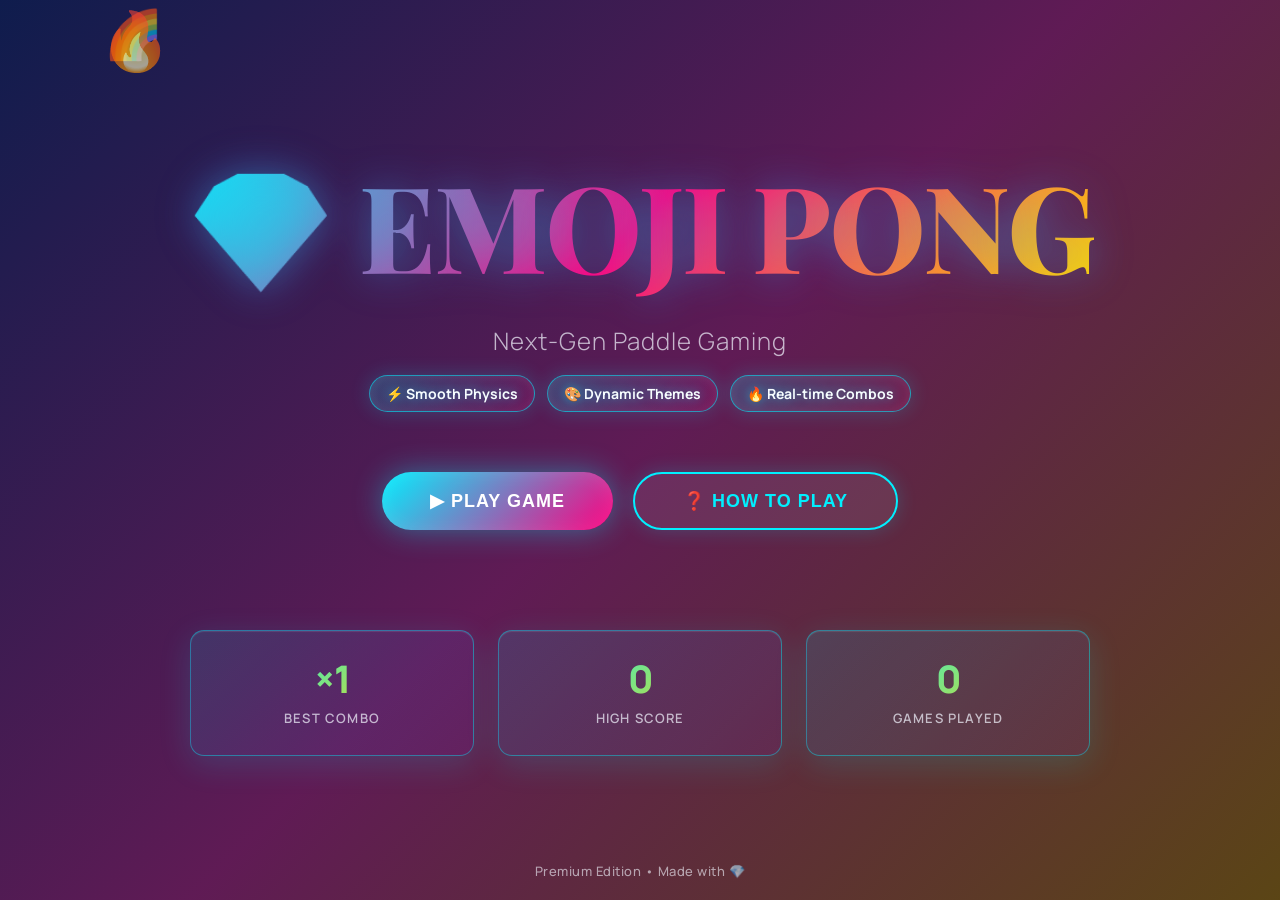
<file: app-5/index.html>
<!DOCTYPE html>
<html lang="en">
<head>
    <meta charset="UTF-8">
    <meta name="viewport" content="width=device-width, initial-scale=1.0">
    <title>Emoji Pong - Premium Game</title>
    <style>
        @import url('https://fonts.googleapis.com/css2?family=Manrope:wght@400;500;600;700;800&family=Playfair+Display:wght@600;700&display=swap');

        * {
            margin: 0;
            padding: 0;
            box-sizing: border-box;
        }

        :root {
            --bg-dark: #0A0A0F;
            --bg-darker: #050508;
            --glass: rgba(255, 255, 255, 0.08);
            --glass-hover: rgba(255, 255, 255, 0.12);
            --text: #f3f7ff;
            --cyan: #00F0FF;
            --violet: #8A2BE2;
            --pink: #FF007F;
            --gold: #FFD700;
            --green: #53ffa8;
            --hue-a: 198;
            --hue-b: 268;
            --hue-c: 328;
        }

        html, body {
            width: 100%;
            font-family: 'Manrope', sans-serif;
            background: linear-gradient(
                135deg,
                hsl(var(--hue-a) 68% 18%) 0%,
                hsl(var(--hue-b) 56% 24%) 50%,
                hsl(var(--hue-c) 62% 22%) 100%
            );
            color: var(--text);
            overflow-x: hidden;
            overflow-y: auto;
            transition: background 420ms linear, opacity 220ms ease, filter 220ms ease;
        }

        body.fade-out {
            opacity: 0;
            filter: blur(2px);
        }

        html {
            scroll-behavior: smooth;
        }

        /* Animated Background */
        .bg-container {
            position: fixed;
            top: 0;
            left: 0;
            width: 100%;
            height: 100%;
            z-index: -1;
            overflow: hidden;
        }

        .bg-glow-1 {
            position: absolute;
            width: 400px;
            height: 400px;
            background: radial-gradient(circle, hsl(var(--hue-a) 100% 78% / 0.24) 0%, transparent 70%);
            border-radius: 50%;
            top: -100px;
            left: 10%;
            animation: float 15s infinite ease-in-out;
        }

        .bg-glow-2 {
            position: absolute;
            width: 300px;
            height: 300px;
            background: radial-gradient(circle, hsl(var(--hue-b) 92% 76% / 0.2) 0%, transparent 70%);
            border-radius: 50%;
            bottom: -50px;
            right: 15%;
            animation: float 12s infinite ease-in-out 2s;
        }

        .bg-glow-3 {
            position: absolute;
            width: 350px;
            height: 350px;
            background: radial-gradient(circle, hsl(var(--hue-c) 94% 78% / 0.18) 0%, transparent 70%);
            border-radius: 50%;
            bottom: 20%;
            left: 5%;
            animation: float 18s infinite ease-in-out 1s;
        }

        .bg-container::after {
            content: "";
            position: absolute;
            inset: 0;
            background:
                radial-gradient(circle at 18% 25%, hsl(var(--hue-b) 100% 84% / 0.14), transparent 35%),
                radial-gradient(circle at 80% 30%, hsl(var(--hue-a) 100% 86% / 0.12), transparent 32%),
                radial-gradient(circle at 60% 85%, hsl(var(--hue-c) 100% 86% / 0.1), transparent 38%);
            animation: liveAura 9s ease-in-out infinite alternate;
            pointer-events: none;
        }

        @keyframes liveAura {
            0% { transform: translate3d(-2%, 0, 0) scale(1); }
            100% { transform: translate3d(2%, -1%, 0) scale(1.06); }
        }

        @keyframes float {
            0%, 100% { transform: translate(0, 0); }
            33% { transform: translate(30px, -30px); }
            66% { transform: translate(-20px, 20px); }
        }

        .container {
            display: flex;
            flex-direction: column;
            justify-content: center;
            align-items: center;
            min-height: 100vh;
            gap: 60px;
            padding: 40px 20px;
            position: relative;
            z-index: 1;
        }

        .header {
            text-align: center;
            animation: slideDown 0.8s ease-out;
        }

        @keyframes slideDown {
            from {
                opacity: 0;
                transform: translateY(-30px);
            }
            to {
                opacity: 1;
                transform: translateY(0);
            }
        }

        h1 {
            font-size: clamp(48px, 10vw, 120px);
            font-weight: 800;
            font-family: 'Playfair Display', serif;
            background: linear-gradient(135deg, var(--cyan) 0%, var(--pink) 50%, var(--gold) 100%);
            -webkit-background-clip: text;
            -webkit-text-fill-color: transparent;
            background-clip: text;
            margin-bottom: 20px;
            letter-spacing: -2px;
            text-shadow: 0 0 40px rgba(0, 240, 255, 0.3);
            filter: drop-shadow(0 0 20px rgba(138, 43, 226, 0.2));
        }

        .tagline {
            font-size: clamp(16px, 3vw, 24px);
            color: rgba(243, 247, 255, 0.7);
            font-weight: 300;
            letter-spacing: 1px;
            margin-bottom: 10px;
        }

        .subtitle {
            font-size: 16px;
            color: #dffeff;
            opacity: 1;
            margin-top: 18px;
            display: flex;
            gap: 12px;
            justify-content: center;
            flex-wrap: wrap;
        }

        .feature-badge {
            padding: 8px 16px;
            background: linear-gradient(135deg, rgba(0, 240, 255, 0.2), rgba(255, 0, 127, 0.14));
            border: 1.5px solid rgba(0, 240, 255, 0.55);
            border-radius: 999px;
            font-size: 14px;
            font-weight: 700;
            color: #f6fdff;
            text-shadow: 0 0 12px rgba(0, 240, 255, 0.55);
            box-shadow: 0 0 20px rgba(0, 240, 255, 0.2), inset 0 0 12px rgba(255, 255, 255, 0.08);
        }

        /* Button Styles */
        .button-group {
            display: flex;
            gap: 20px;
            flex-wrap: wrap;
            justify-content: center;
            animation: slideUp 0.8s ease-out 0.2s both;
        }

        @keyframes slideUp {
            from {
                opacity: 0;
                transform: translateY(30px);
            }
            to {
                opacity: 1;
                transform: translateY(0);
            }
        }

        .btn {
            padding: 16px 48px;
            font-size: 18px;
            font-weight: 600;
            border: none;
            border-radius: 50px;
            cursor: pointer;
            transition: all 0.3s ease;
            position: relative;
            overflow: hidden;
            text-transform: uppercase;
            letter-spacing: 1px;
            backdrop-filter: blur(10px);
        }

        .btn-primary {
            background: linear-gradient(135deg, var(--cyan) 0%, var(--pink) 100%);
            color: white;
            box-shadow: 0 0 30px rgba(0, 240, 255, 0.4), inset 0 0 20px rgba(255, 255, 255, 0.1);
        }

        .btn-primary:hover {
            transform: translateY(-2px);
            box-shadow: 0 10px 40px rgba(0, 240, 255, 0.6), inset 0 0 20px rgba(255, 255, 255, 0.15);
        }

        .btn-primary:active {
            transform: translateY(0);
        }

        .btn-secondary {
            background: var(--glass);
            color: var(--cyan);
            border: 2px solid var(--cyan);
            box-shadow: 0 0 20px rgba(0, 240, 255, 0.2);
        }

        .btn-secondary:hover {
            background: var(--glass-hover);
            box-shadow: 0 0 30px rgba(0, 240, 255, 0.4);
            transform: translateY(-2px);
        }

        /* Stats Display */
        .stats {
            display: flex;
            flex-direction: row;
            justify-content: center;
            align-items: center;
            gap: 24px;
            margin-top: 40px;
            animation: slideUp 0.8s ease-out 0.4s both;
            flex-wrap: wrap;
            width: 100%;
            max-width: 900px;
        }

        .stat-card {
            background: linear-gradient(135deg, rgba(0, 240, 255, 0.12) 0%, rgba(138, 43, 226, 0.12) 100%);
            border: 1.5px solid rgba(0, 240, 255, 0.4);
            border-radius: 14px;
            padding: 28px 32px;
            text-align: center;
            backdrop-filter: blur(15px);
            transition: all 0.3s ease;
            flex: 1;
            min-width: 140px;
            box-shadow: 0 8px 32px rgba(0, 240, 255, 0.15), inset 0 1px 1px rgba(255, 255, 255, 0.1);
        }

        .stat-card:hover {
            border-color: rgba(0, 240, 255, 0.6);
            box-shadow: 0 12px 40px rgba(0, 240, 255, 0.25), inset 0 1px 2px rgba(255, 255, 255, 0.15);
            transform: translateY(-6px);
        }

        .stat-value {
            font-size: 38px;
            font-weight: 800;
            background: linear-gradient(135deg, var(--cyan) 0%, var(--gold) 100%);
            -webkit-background-clip: text;
            -webkit-text-fill-color: transparent;
            background-clip: text;
            margin-bottom: 12px;
            line-height: 1;
            letter-spacing: -1px;
        }

        .stat-label {
            font-size: 13px;
            color: rgba(243, 247, 255, 0.7);
            text-transform: uppercase;
            letter-spacing: 1.2px;
            font-weight: 600;
        }

        /* Footer */
        .footer {
            position: fixed;
            bottom: 20px;
            left: 50%;
            transform: translateX(-50%);
            font-size: 13px;
            color: rgba(243, 247, 255, 0.6);
            z-index: 10;
            text-align: center;
            letter-spacing: 0.5px;
            font-weight: 500;
        }

        /* Scrollbar Styling */
        ::-webkit-scrollbar {
            width: 8px;
        }

        ::-webkit-scrollbar-track {
            background: rgba(0, 240, 255, 0.05);
        }

        ::-webkit-scrollbar-thumb {
            background: linear-gradient(180deg, #00F0FF 0%, #FF007F 100%);
            border-radius: 10px;
        }

        ::-webkit-scrollbar-thumb:hover {
            background: linear-gradient(180deg, #00F0FF 0%, #FF007F 100%);
            opacity: 0.8;
        }

        /* Emoji Background */
        #emoji-bg {
            position: fixed;
            width: 100%;
            height: 100%;
            overflow: hidden;
            z-index: 0;
            pointer-events: none;
        }

        .emoji {
            position: absolute;
            font-size: 24px;
            opacity: 0.6;
            animation: emojiFloat linear infinite;
        }

        @keyframes emojiFloat {
            0% {
                transform: translateY(100vh) scale(0.8);
                opacity: 0;
            }
            50% {
                opacity: 0.7;
            }
            100% {
                transform: translateY(-10vh) scale(1.2);
                opacity: 0;
            }
        }

        @media (max-width: 600px) {
            h1 {
                font-size: 48px;
            }

            .button-group {
                gap: 15px;
            }

            .btn {
                padding: 14px 32px;
                font-size: 16px;
            }

            .stats {
                flex-wrap: wrap;
                gap: 16px;
                max-width: 100%;
            }

            .stat-card {
                padding: 20px 24px;
                flex: 1;
                min-width: 120px;
            }

            .stat-value {
                font-size: 32px;
            }

            .stat-label {
                font-size: 12px;
            }
        }
    </style>
</head>
<body>
    <!-- Animated Background -->
    <div class="bg-container">
        <div class="bg-glow-1"></div>
        <div class="bg-glow-2"></div>
        <div class="bg-glow-3"></div>
    </div>

    <!-- Floating Emoji Background -->
    <div id="emoji-bg"></div>

    <!-- Main Container -->
    <div class="container">
        <!-- Header -->
        <div class="header">
            <h1>💎 EMOJI PONG</h1>
            <div class="tagline">Next-Gen Paddle Gaming</div>
            <div class="subtitle">
                <span class="feature-badge">⚡ Smooth Physics</span>
                <span class="feature-badge">🎨 Dynamic Themes</span>
                <span class="feature-badge">🔥 Real-time Combos</span>
            </div>
        </div>

        <!-- Buttons -->
        <div class="button-group">
            <button class="btn btn-primary" onclick="startGame()">
                ▶ PLAY GAME
            </button>
            <button class="btn btn-secondary" onclick="showInstruction()">
                ❓ HOW TO PLAY
            </button>
        </div>

        <!-- Stats -->
        <div class="stats" id="stats"></div>
    </div>

    <!-- Footer -->
    <div class="footer">Premium Edition • Made with 💎</div>

    <script>
        const COLOR_SYNC_KEY = 'emojiPongColorSync';

        function getColorSyncState() {
            try {
                const existing = JSON.parse(localStorage.getItem(COLOR_SYNC_KEY) || 'null');
                if (existing && Number.isFinite(existing.baseEpoch) && Number.isFinite(existing.phaseOffset)) {
                    return existing;
                }
            } catch (error) {
                // Fall through and create a fresh sync state.
            }

            const fresh = {
                baseEpoch: Date.now(),
                phaseOffset: 0
            };
            localStorage.setItem(COLOR_SYNC_KEY, JSON.stringify(fresh));
            return fresh;
        }

        const colorSync = getColorSyncState();

        function getSyncedColorMs() {
            return (Date.now() - colorSync.baseEpoch) + colorSync.phaseOffset * 1000;
        }

        // Global live color cycle for the home page.
        function animateHomeColors() {
            const t = getSyncedColorMs() * 0.001;
            const hueA = (200 + t * 18) % 360;
            const hueB = (hueA + 74 + Math.sin(t * 0.33) * 18) % 360;
            const hueC = (hueA + 154 + Math.cos(t * 0.27) * 22) % 360;

            const root = document.documentElement.style;
            root.setProperty('--hue-a', hueA.toFixed(2));
            root.setProperty('--hue-b', hueB.toFixed(2));
            root.setProperty('--hue-c', hueC.toFixed(2));

            requestAnimationFrame(animateHomeColors);
        }

        requestAnimationFrame(animateHomeColors);

        // Floating Emoji Animation
        const emojis = ["🔥", "💎", "⚡", "🎯", "🌀", "💥", "🌈", "🧊"];

        function createEmoji() {
            const emoji = document.createElement("div");
            emoji.classList.add("emoji");
            emoji.innerText = emojis[Math.floor(Math.random() * emojis.length)];
            emoji.style.left = Math.random() * 100 + "vw";
            emoji.style.fontSize = (20 + Math.random() * 40) + "px";
            emoji.style.animationDuration = (5 + Math.random() * 10) + "s";
            document.getElementById("emoji-bg").appendChild(emoji);
            setTimeout(() => emoji.remove(), 15000);
        }

        // Create emojis every 500ms
        setInterval(createEmoji, 500);

        // Load player stats
        function loadStats() {
            const profile = JSON.parse(localStorage.getItem('emojiPongProfile') || '{"highScore":0,"games":0,"bestCombo":1}');
            const container = document.getElementById('stats');
            
            container.innerHTML = `
                <div class="stat-card">
                    <div class="stat-value">×${profile.bestCombo || 1}</div>
                    <div class="stat-label">Best Combo</div>
                </div>
                <div class="stat-card">
                    <div class="stat-value">${profile.highScore || 0}</div>
                    <div class="stat-label">High Score</div>
                </div>
                <div class="stat-card">
                    <div class="stat-value">${profile.games || 0}</div>
                    <div class="stat-label">Games Played</div>
                </div>
            `;
        }

        function startGame() {
            document.body.classList.add('fade-out');
            setTimeout(() => {
                window.location.href = 'game.html';
            }, 180);
        }

        function showInstruction() {
            document.body.classList.add('fade-out');
            setTimeout(() => {
                window.location.href = 'how-to-play.html';
            }, 180);
        }

        // Load stats on page load
        loadStats();
    </script>
</body>
</html>
</file>
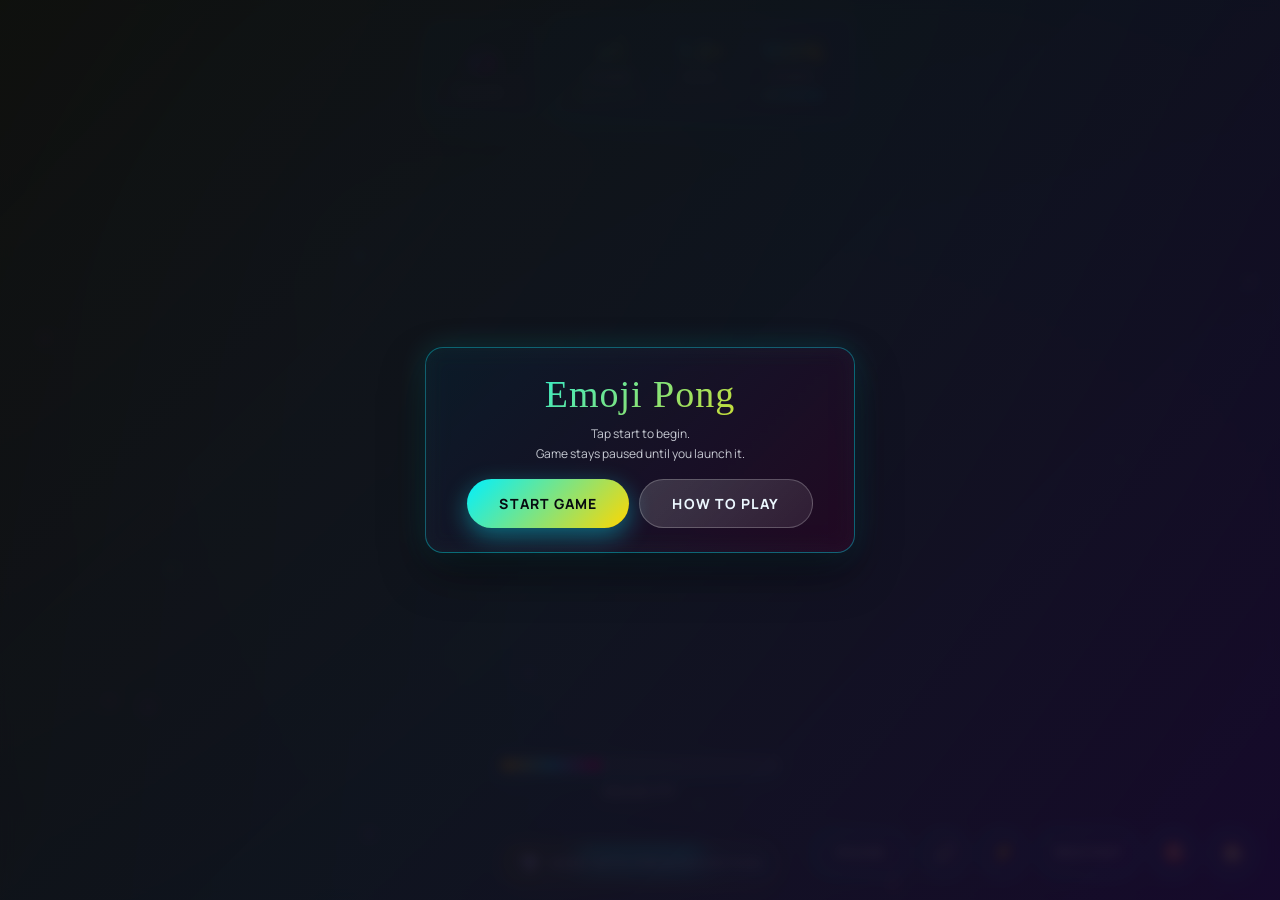
<file: app-5/game.html>
<!DOCTYPE html>
<html lang="en">
<head>
    <meta charset="UTF-8">
    <meta name="viewport" content="width=device-width, initial-scale=1.0">
    <title>Emoji Pong - Game</title>
    <style>
        @import url('https://fonts.googleapis.com/css2?family=Manrope:wght@400;500;600;700;800&family=Playfair+Display:wght@600;700&display=swap');

        * {
            margin: 0;
            padding: 0;
            box-sizing: border-box;
        }

        :root {
            --theme-primary: #00F0FF;
            --theme-secondary: #FF007F;
            --theme-accent: #FFD700;
            --bg-dark: #0A0A0F;
            --text: #f3f7ff;
        }

        html, body {
            width: 100%;
            height: 100vh;
            background: linear-gradient(135deg, var(--bg-dark) 0%, #1A0F2E 100%);
            color: var(--text);
            font-family: 'Manrope', sans-serif;
            overflow: hidden;
            transition: opacity 220ms ease, filter 260ms ease;
        }

        body {
            touch-action: none;
        }

        body.fade-out {
            opacity: 0;
            filter: blur(2px);
        }

        canvas {
            display: block;
            width: 100%;
            height: 100%;
            background: linear-gradient(135deg, rgba(10, 10, 15, 0.9) 0%, rgba(26, 15, 46, 0.9) 100%);
            transition: filter 220ms ease;
        }

        /* HUD Overlay */
        .hud {
            position: fixed;
            top: 0;
            left: 0;
            right: 0;
            bottom: 0;
            pointer-events: none;
            z-index: 100;
            font-family: 'Manrope', sans-serif;
        }

        .hud-top {
            position: absolute;
            top: 16px;
            left: 16px;
            right: 16px;
            display: flex;
            justify-content: center;
            align-items: center;
            gap: 12px;
            z-index: 101;
            flex-wrap: wrap;
        }

        .score-panel, .stats-panel {
            background: linear-gradient(135deg, rgba(0, 240, 255, 0.12) 0%, rgba(138, 43, 226, 0.12) 100%);
            border: 1.5px solid rgba(0, 240, 255, 0.4);
            border-radius: 14px;
            padding: 12px 16px;
            backdrop-filter: blur(15px);
            box-shadow: 0 8px 32px rgba(0, 240, 255, 0.15), inset 0 1px 1px rgba(255, 255, 255, 0.1);
        }

        .score-panel {
            min-width: 110px;
            text-align: center;
        }

        .stats-panel {
            min-width: auto;
            display: flex;
            align-items: center;
            gap: 0;
        }

        .score-text {
            font-size: 42px;
            font-weight: 800;
            font-family: 'Playfair Display', serif;
            background: linear-gradient(135deg, #00F0FF 0%, #FF007F 100%);
            -webkit-background-clip: text;
            -webkit-text-fill-color: transparent;
            background-clip: text;
            letter-spacing: -1px;
            transition: transform 140ms ease, text-shadow 140ms ease;
            line-height: 1;
        }

        .score-text.pulse {
            transform: scale(1.12);
            text-shadow: 0 0 20px rgba(0, 240, 255, 0.65);
        }

        .score-label {
            font-size: 12px;
            color: rgba(243, 247, 255, 0.7);
            text-transform: uppercase;
            letter-spacing: 1.2px;
            margin-top: 6px;
            font-weight: 600;
        }

        .stats-grid {
            display: flex;
            flex-direction: row;
            gap: 0;
            align-items: stretch;
        }

        .stat-item {
            text-align: center;
            padding: 10px 14px;
            border-right: 1px solid rgba(255, 255, 255, 0.1);
            background: transparent;
            flex: 1;
            min-width: 90px;
            display: flex;
            flex-direction: column;
            justify-content: center;
        }

        .stat-item:last-child {
            border-right: none;
        }

        .stat-number {
            font-size: 24px;
            font-weight: 800;
            background: linear-gradient(135deg, #00F0FF 0%, #FFD700 100%);
            -webkit-background-clip: text;
            -webkit-text-fill-color: transparent;
            background-clip: text;
            line-height: 1;
            letter-spacing: -0.5px;
        }

        .stat-name {
            font-size: 11px;
            color: rgba(243, 247, 255, 0.65);
            text-transform: uppercase;
            margin-top: 6px;
            letter-spacing: 0.8px;
            font-weight: 600;
        }

        .stat-track {
            margin-top: 8px;
            height: 6px;
            width: 100%;
            border-radius: 999px;
            background: rgba(255, 255, 255, 0.12);
            overflow: hidden;
            border: 1px solid rgba(255, 255, 255, 0.08);
        }

        .stat-fill {
            width: 0%;
            height: 100%;
            border-radius: inherit;
            transition: width 140ms ease;
        }

        .stat-fill.combo {
            background: linear-gradient(90deg, #FFD700 0%, #FF9F1A 100%);
        }

        .stat-fill.speed {
            background: linear-gradient(90deg, #00F0FF 0%, #8A2BE2 100%);
        }

        .stat-fill.power {
            background: linear-gradient(90deg, #53FFA8 0%, #00F0FF 100%);
        }

        .combo-display {
            font-size: 15px;
            color: #FFD700;
            margin-top: 6px;
            min-height: 18px;
            transition: opacity 180ms ease;
            font-weight: 700;
            letter-spacing: 0.5px;
        }

        .effect-label {
            margin-top: 8px;
            font-size: 11px;
            letter-spacing: 1px;
            color: rgba(255, 255, 255, 0.82);
            text-transform: uppercase;
            min-height: 14px;
            font-weight: 600;
        }

        .top-right-stack {
            position: fixed;
            bottom: 100px;
            left: 50%;
            transform: translateX(-50%);
            display: flex;
            flex-direction: column;
            align-items: center;
            gap: 10px;
            z-index: 102;
            pointer-events: none;
        }

        .speed-caption {
            font-size: 13px;
            letter-spacing: 1.3px;
            text-transform: uppercase;
            color: rgba(255, 255, 255, 0.92);
            text-shadow: 0 2px 12px rgba(255, 255, 255, 0.45);
            font-weight: 700;
        }

        #speedBar {
            position: relative;
            width: 280px;
            height: 14px;
            background: rgba(255, 255, 255, 0.12);
            border: 1.5px solid rgba(255, 255, 255, 0.35);
            border-radius: 999px;
            overflow: hidden;
            box-shadow: 0 4px 16px rgba(0, 240, 255, 0.3), inset 0 1px 2px rgba(255, 255, 255, 0.2);
        }

        #speedBarFill {
            width: 0;
            height: 100%;
            background: linear-gradient(90deg, #FFD700 0%, #00F0FF 50%, #FF007F 100%);
            box-shadow: 0 0 16px rgba(0, 240, 255, 0.8), inset 0 1px 2px rgba(255, 255, 255, 0.3);
            transition: width 120ms linear;
        }

        /* Control Panel */
        .controls-panel {
            position: absolute;
            bottom: 24px;
            right: 24px;
            display: flex;
            gap: 10px;
            z-index: 101;
            pointer-events: all;
        }

        .premium-footer {
            position: fixed;
            bottom: 16px;
            left: 50%;
            transform: translateX(-50%);
            z-index: 101;
            pointer-events: none;
            text-align: center;
        }

        .premium-badge {
            display: inline-flex;
            align-items: center;
            gap: 8px;
            padding: 8px 16px;
            background: linear-gradient(135deg, rgba(255, 215, 0, 0.15) 0%, rgba(0, 240, 255, 0.1) 100%);
            border: 1.5px solid rgba(255, 215, 0, 0.35);
            border-radius: 20px;
            backdrop-filter: blur(12px);
            box-shadow: 0 4px 16px rgba(255, 215, 0, 0.15), inset 0 1px 1px rgba(255, 255, 255, 0.15);
            font-size: 13px;
            font-weight: 700;
            letter-spacing: 0.8px;
            text-transform: uppercase;
            color: rgba(243, 247, 255, 0.9);
            animation: shimmer 3s ease-in-out infinite;
        }

        .diamond-icon {
            font-size: 18px;
            filter: drop-shadow(0 0 4px rgba(255, 215, 0, 0.6));
            animation: diamondGlow 2s ease-in-out infinite;
        }

        @keyframes shimmer {
            0%, 100% { 
                box-shadow: 0 4px 16px rgba(255, 215, 0, 0.15), inset 0 1px 1px rgba(255, 255, 255, 0.15);
            }
            50% { 
                box-shadow: 0 6px 24px rgba(255, 215, 0, 0.25), inset 0 1px 2px rgba(255, 255, 255, 0.25);
            }
        }

        @keyframes diamondGlow {
            0%, 100% { 
                transform: scale(1) rotate(0deg);
                filter: drop-shadow(0 0 4px rgba(255, 215, 0, 0.6));
            }
            50% { 
                transform: scale(1.1) rotate(360deg);
                filter: drop-shadow(0 0 12px rgba(255, 215, 0, 0.9));
            }
        }

        @keyframes comboBoost {
            0% {
                transform: scale(1);
                opacity: 1;
            }
            50% {
                transform: scale(1.15);
                opacity: 1;
            }
            100% {
                transform: scale(1);
                opacity: 1;
            }
        }

        @keyframes scorePopup {
            0% {
                transform: scale(0.8) translateY(10px);
                opacity: 0;
            }
            50% {
                transform: scale(1.1) translateY(-5px);
                opacity: 1;
            }
            100% {
                transform: scale(1) translateY(0);
                opacity: 1;
            }
        }

        @keyframes glowPulse {
            0%, 100% {
                box-shadow: 0 8px 32px rgba(0, 240, 255, 0.15), inset 0 1px 1px rgba(255, 255, 255, 0.1);
            }
            50% {
                box-shadow: 0 12px 40px rgba(0, 240, 255, 0.25), inset 0 1px 2px rgba(255, 255, 255, 0.2);
            }
        }

        .score-panel.boost {
            animation: glowPulse 0.4s ease-out;
        }

        .stat-number.boost {
            animation: comboBoost 0.4s ease-out;
        }

        .control-btn {
            width: 48px;
            height: 48px;
            border-radius: 50%;
            border: 2px solid rgba(0, 240, 255, 0.45);
            background: linear-gradient(135deg, rgba(0, 240, 255, 0.12) 0%, rgba(138, 43, 226, 0.12) 100%);
            color: var(--text);
            font-size: 20px;
            cursor: pointer;
            transition: all 0.3s ease;
            backdrop-filter: blur(12px);
            display: flex;
            align-items: center;
            justify-content: center;
            box-shadow: 0 4px 12px rgba(0, 240, 255, 0.15);
        }

        .control-btn.text-btn {
            width: auto;
            min-width: 100px;
            height: 48px;
            border-radius: 999px;
            padding: 0 16px;
            font-size: 13px;
            font-weight: 750;
            letter-spacing: 0.9px;
            text-transform: uppercase;
        }

        .control-btn:hover {
            border-color: rgba(0, 240, 255, 0.85);
            background: linear-gradient(135deg, rgba(0, 240, 255, 0.2) 0%, rgba(138, 43, 226, 0.2) 100%);
            box-shadow: 0 6px 20px rgba(0, 240, 255, 0.4);
            transform: translateY(-2px);
        }

        .control-btn.active {
            border-color: rgba(255, 0, 127, 0.95);
            box-shadow: 0 6px 20px rgba(255, 0, 127, 0.5);
        }

        .control-btn:active {
            transform: scale(0.92);
        }

        /* Center Overlay */
        .center-overlay {
            position: absolute;
            top: 50%;
            left: 50%;
            transform: translate(-50%, -50%);
            text-align: center;
            pointer-events: all;
            z-index: 102;
        }

        .paused-label {
            font-size: 48px;
            font-weight: 800;
            color: var(--theme-primary);
            text-transform: uppercase;
            letter-spacing: 3px;
            text-shadow: 0 0 30px rgba(0, 240, 255, 0.5);
            opacity: 0;
            transition: opacity 0.3s ease;
        }

        .paused-label.show {
            opacity: 1;
        }

        .start-overlay {
            position: fixed;
            inset: 0;
            z-index: 190;
            display: flex;
            align-items: center;
            justify-content: center;
            background: linear-gradient(135deg, rgba(7, 8, 14, 0.92), rgba(21, 10, 35, 0.9));
            backdrop-filter: blur(6px);
            pointer-events: all;
            opacity: 1;
            transition: opacity 240ms ease;
        }

        .start-overlay.hide {
            opacity: 0;
            pointer-events: none;
        }

        .start-card {
            width: min(92vw, 430px);
            border-radius: 18px;
            padding: 24px;
            text-align: center;
            background: linear-gradient(135deg, rgba(0, 240, 255, 0.08), rgba(255, 0, 127, 0.08));
            border: 1px solid rgba(0, 240, 255, 0.35);
            box-shadow: 0 20px 45px rgba(0, 0, 0, 0.45), 0 0 30px rgba(0, 240, 255, 0.15);
            backdrop-filter: blur(10px);
        }

        .start-title {
            font-family: 'Cormorant Garamond', serif;
            font-size: 38px;
            letter-spacing: 1px;
            margin-bottom: 8px;
            background: linear-gradient(135deg, #00F0FF 0%, #FFD700 100%);
            -webkit-background-clip: text;
            -webkit-text-fill-color: transparent;
            background-clip: text;
        }

        .start-copy {
            font-size: 12px;
            line-height: 1.6;
            color: rgba(243, 247, 255, 0.8);
            margin-bottom: 16px;
        }

        .start-btn {
            border: 0;
            border-radius: 999px;
            padding: 14px 32px;
            font-family: 'Manrope', sans-serif;
            font-size: 14px;
            font-weight: 750;
            letter-spacing: 1.1px;
            text-transform: uppercase;
            cursor: pointer;
            color: #070a10;
            background: linear-gradient(135deg, #00F0FF 0%, #FFD700 100%);
            box-shadow: 0 8px 24px rgba(0, 240, 255, 0.4);
            transition: transform 160ms ease, box-shadow 160ms ease;
        }

        .start-btn:hover {
            transform: translateY(-3px);
            box-shadow: 0 12px 32px rgba(0, 240, 255, 0.6);
        }

        .start-actions {
            display: flex;
            justify-content: center;
            gap: 10px;
            flex-wrap: wrap;
        }

        .start-btn.secondary {
            color: #ecf8ff;
            background: linear-gradient(135deg, rgba(255, 255, 255, 0.16), rgba(255, 255, 255, 0.08));
            border: 1px solid rgba(255, 255, 255, 0.22);
            box-shadow: none;
        }

        body.focus-mode canvas {
            filter: saturate(0.75) brightness(0.85);
        }

        body.focus-mode .hud-top {
            opacity: 0;
            transform: translateY(-8px);
        }

        body.focus-mode .controls-panel {
            opacity: 0.35;
        }

        body.focus-mode .controls-panel #focusBtn {
            opacity: 1;
            border-color: rgba(255, 0, 127, 0.8);
            box-shadow: 0 0 20px rgba(255, 0, 127, 0.45);
        }

        /* Game Over Screen */
        .game-over-screen {
            position: fixed;
            top: 0;
            left: 0;
            right: 0;
            bottom: 0;
            background: linear-gradient(135deg, rgba(10, 10, 15, 0.95) 0%, rgba(26, 15, 46, 0.95) 100%);
            display: none;
            flex-direction: column;
            justify-content: center;
            align-items: center;
            gap: 30px;
            z-index: 200;
            backdrop-filter: blur(5px);
        }

        .game-over-screen.show {
            display: flex;
            animation: fadeIn 0.5s ease;
        }

        @keyframes fadeIn {
            from { opacity: 0; }
            to { opacity: 1; }
        }

        .game-over-title {
            font-size: 64px;
            font-weight: 800;
            font-family: 'Cormorant Garamond', serif;
            background: linear-gradient(135deg, #FF007F 0%, #00F0FF 100%);
            -webkit-background-clip: text;
            -webkit-text-fill-color: transparent;
            background-clip: text;
            text-transform: uppercase;
            letter-spacing: 2px;
            animation: slideDown 0.5s ease;
        }

        @keyframes slideDown {
            from {
                opacity: 0;
                transform: translateY(-30px);
            }
            to {
                opacity: 1;
                transform: translateY(0);
            }
        }

        .game-over-stats {
            display: grid;
            grid-template-columns: repeat(3, 1fr);
            gap: 20px;
            margin: 20px 0;
        }

        .stat-box {
            background: linear-gradient(135deg, rgba(0, 240, 255, 0.12) 0%, rgba(138, 43, 226, 0.12) 100%);
            border: 1.5px solid rgba(0, 240, 255, 0.35);
            border-radius: 14px;
            padding: 24px 16px;
            text-align: center;
            backdrop-filter: blur(15px);
            box-shadow: 0 8px 24px rgba(0, 240, 255, 0.15), inset 0 1px 1px rgba(255, 255, 255, 0.1);
        }

        .stat-box-value {
            font-size: 42px;
            font-weight: 800;
            background: linear-gradient(135deg, #00F0FF 0%, #FFD700 100%);
            -webkit-background-clip: text;
            -webkit-text-fill-color: transparent;
            background-clip: text;
            margin-bottom: 8px;
            line-height: 1;
        }

        .stat-box-label {
            font-size: 13px;
            color: rgba(243, 247, 255, 0.7);
            text-transform: uppercase;
            letter-spacing: 1px;
            font-weight: 600;
        }

        .game-over-buttons {
            display: flex;
            gap: 15px;
            margin-top: 20px;
        }

        .game-over-btn {
            padding: 14px 32px;
            font-size: 16px;
            font-weight: 600;
            border: none;
            border-radius: 30px;
            cursor: pointer;
            transition: all 0.3s ease;
            text-transform: uppercase;
            letter-spacing: 1px;
            backdrop-filter: blur(10px);
        }

        .btn-play {
            background: linear-gradient(135deg, #00F0FF 0%, #FF007F 100%);
            color: white;
            box-shadow: 0 0 30px rgba(0, 240, 255, 0.4);
        }

        .btn-play:hover {
            transform: translateY(-2px);
            box-shadow: 0 0 40px rgba(0, 240, 255, 0.6);
        }

        .btn-home {
            background: rgba(255, 255, 255, 0.1);
            color: var(--text);
            border: 1px solid rgba(0, 240, 255, 0.3);
        }

        .btn-home:hover {
            background: rgba(255, 255, 255, 0.15);
            box-shadow: 0 0 20px rgba(0, 240, 255, 0.3);
        }

        @media (max-width: 768px) {
            .hud-top {
                flex-direction: column;
                top: 8px;
                left: 8px;
                right: 8px;
                gap: 10px;
            }

            .score-panel {
                padding: 10px 14px;
                min-width: auto;
            }

            .stats-panel {
                min-width: 100%;
                width: 100%;
            }

            .score-text {
                font-size: 36px;
            }

            .stats-grid {
                flex-direction: row;
                gap: 0;
            }

            .stat-item {
                padding: 8px 10px;
                min-width: 70px;
            }

            .stat-number {
                font-size: 20px;
            }

            .stat-name {
                font-size: 10px;
            }

            .top-right-stack {
                bottom: 68px;
                left: 50%;
            }

            .speed-caption {
                font-size: 11px;
            }

            #speedBar {
                width: 220px;
                height: 12px;
            }

            .controls-panel {
                bottom: 16px;
                right: 16px;
                gap: 8px;
            }

            .control-btn {
                width: 44px;
                height: 44px;
                font-size: 18px;
            }

            .control-btn.text-btn {
                min-width: 90px;
                height: 44px;
                font-size: 12px;
            }

            .premium-footer {
                bottom: 10px;
            }

            .premium-badge {
                padding: 6px 12px;
                font-size: 11px;
                gap: 6px;
            }

            .diamond-icon {
                font-size: 16px;
            }

            .game-over-stats {
                grid-template-columns: 1fr;
                gap: 15px;
                padding: 0 20px;
            }

            .game-over-title {
                font-size: 48px;
            }

            .stat-box {
                padding: 20px 16px;
            }

            .stat-box-value {
                font-size: 32px;
            }

            .stat-box-label {
                font-size: 12px;
            }
        }
    </style>
</head>
<body>
    <canvas id="gameCanvas"></canvas>

    <!-- HUD -->
    <div class="hud">
        <!-- Top HUD -->
        <div class="hud-top">
            <div class="score-panel">
                <div class="score-text" id="scoreText">0</div>
                <div class="score-label">Score</div>
            </div>
            <div class="stats-panel">
                <div class="stats-grid">
                    <div class="stat-item">
                        <div class="stat-number" id="comboText">1</div>
                        <div class="stat-name">Combo</div>
                        <div class="stat-track"><div class="stat-fill combo" id="comboBarFill"></div></div>
                    </div>
                    <div class="stat-item">
                        <div class="stat-number" id="speedText">1.0×</div>
                        <div class="stat-name">Speed</div>
                        <div class="stat-track"><div class="stat-fill speed" id="speedStatFill"></div></div>
                    </div>
                    <div class="stat-item">
                        <div class="stat-number" id="powerText">100</div>
                        <div class="stat-name">Power</div>
                        <div class="stat-track"><div class="stat-fill power" id="powerBarFill"></div></div>
                    </div>
                </div>
                <div class="combo-display" id="comboLabel"></div>
                <div class="effect-label" id="effectLabel"></div>
            </div>
            <div class="top-right-stack">
                <div id="speedBar"><div id="speedBarFill"></div></div>
                <div class="speed-caption">Velocity</div>
            </div>
        </div>

        <!-- Controls -->
        <div class="controls-panel">
            <button class="control-btn text-btn" id="pauseBtn" title="Pause (SPACE)">Pause</button>
            <button class="control-btn" id="soundBtn" title="Sound (S)">🔊</button>
            <button class="control-btn" id="boostBtn" title="Boost (B)">⚡</button>
            <button class="control-btn text-btn" id="restartBtn" title="Restart (R)">Restart</button>
            <button class="control-btn" id="focusBtn" title="Focus Mode (F)">🎯</button>
            <button class="control-btn" id="homeBtn" title="Home">🏠</button>
        </div>

        <!-- Pause Indicator -->
        <div class="center-overlay">
            <div class="paused-label" id="pausedLabel">PAUSED</div>
        </div>

        <!-- Premium Footer -->
        <div class="premium-footer">
            <div class="premium-badge">
                <span class="diamond-icon">💎</span>
                <span>Made with Premium Edition</span>
            </div>
        </div>
    </div>

    <div class="start-overlay" id="startOverlay">
        <div class="start-card">
            <div class="start-title">Emoji Pong</div>
            <div class="start-copy">Tap start to begin.<br>Game stays paused until you launch it.</div>
            <div class="start-actions">
                <button class="start-btn" id="startBtn">Start Game</button>
                <button class="start-btn secondary" id="guideBtn">How To Play</button>
            </div>
        </div>
    </div>

    <!-- Game Over Screen -->
    <div class="game-over-screen" id="gameOverScreen">
        <div class="game-over-title" id="gameOverTitle">GAME OVER</div>
        <div class="game-over-stats">
            <div class="stat-box">
                <div class="stat-box-value" id="finalScore">0</div>
                <div class="stat-box-label">Final Score</div>
            </div>
            <div class="stat-box">
                <div class="stat-box-value" id="finalCombo">1×</div>
                <div class="stat-box-label">Max Combo</div>
            </div>
            <div class="stat-box">
                <div class="stat-box-value" id="highScoreDisplay">0</div>
                <div class="stat-box-label">High Score</div>
            </div>
        </div>
        <div class="game-over-buttons">
            <button class="game-over-btn btn-play" onclick="location.reload()">↻ PLAY AGAIN</button>
            <button class="game-over-btn btn-home" onclick="goHome()">🏠 HOME</button>
        </div>
    </div>

    <script>
        const COLOR_SYNC_KEY = 'emojiPongColorSync';

        function getColorSyncState() {
            try {
                const existing = JSON.parse(localStorage.getItem(COLOR_SYNC_KEY) || 'null');
                if (existing && Number.isFinite(existing.baseEpoch) && Number.isFinite(existing.phaseOffset)) {
                    return existing;
                }
            } catch (error) {
                // Fall through and create a fresh sync state.
            }

            const fresh = {
                baseEpoch: Date.now(),
                phaseOffset: 0
            };
            localStorage.setItem(COLOR_SYNC_KEY, JSON.stringify(fresh));
            return fresh;
        }

        const colorSync = getColorSyncState();

        function getSyncedColorMs() {
            return (Date.now() - colorSync.baseEpoch) + colorSync.phaseOffset * 1000;
        }

        const canvas = document.getElementById('gameCanvas');
        const ctx = canvas.getContext('2d', { alpha: false });

        // Set canvas size
        canvas.width = window.innerWidth;
        canvas.height = window.innerHeight;

        // UI Elements
        const ui = {
            scoreText: document.getElementById('scoreText'),
            comboText: document.getElementById('comboText'),
            speedText: document.getElementById('speedText'),
            powerText: document.getElementById('powerText'),
            comboBarFill: document.getElementById('comboBarFill'),
            speedStatFill: document.getElementById('speedStatFill'),
            powerBarFill: document.getElementById('powerBarFill'),
            speedBar: document.getElementById('speedBar'),
            speedBarFill: document.getElementById('speedBarFill'),
            startOverlay: document.getElementById('startOverlay'),
            startBtn: document.getElementById('startBtn'),
            guideBtn: document.getElementById('guideBtn'),
            effectLabel: document.getElementById('effectLabel'),
            pauseBtn: document.getElementById('pauseBtn'),
            soundBtn: document.getElementById('soundBtn'),
            boostBtn: document.getElementById('boostBtn'),
            restartBtn: document.getElementById('restartBtn'),
            focusBtn: document.getElementById('focusBtn'),
            homeBtn: document.getElementById('homeBtn'),
            pausedLabel: document.getElementById('pausedLabel'),
            gameOverScreen: document.getElementById('gameOverScreen'),
            gameOverTitle: document.getElementById('gameOverTitle'),
            finalScore: document.getElementById('finalScore'),
            finalCombo: document.getElementById('finalCombo'),
            highScoreDisplay: document.getElementById('highScoreDisplay'),
            comboLabel: document.getElementById('comboLabel')
        };

        // Game State
        const state = {
            score: 0,
            combo: 1,
            maxCombo: 1,
            hitStreak: 0,
            displayScore: 0,
            highScore: localStorage.getItem('emojiPongHighScore') || 0,
            speedFactor: 1,
            started: false,
            paused: true,
            gameOver: false,
            focusMode: false,
            comboMultiplier: 1,
            comboMultiplierUntil: 0,
            screenShake: 0,
            power: 100,
            soundEnabled: localStorage.getItem('emojiPongSound') !== 'false',
            ballCount: 1,
            theme: 0,
            gravityShiftUntil: 0,
            gravityX: 0,
            nextGravityShiftAt: performance.now() + 8000,
            effectText: '',
            effectTextUntil: 0,
            particles: [],
            bgDrift: 0,
            bgOrbs: Array.from({ length: 14 }, () => ({
                x: Math.random(),
                y: Math.random(),
                r: 0.002 + Math.random() * 0.006,
                v: 0.0003 + Math.random() * 0.0008
            }))
        };

        const audioEngine = {
            context: null,
            master: null,
            ambientGain: null,
            ambientFilter: null,
            ambientA: null,
            ambientB: null
        };

        // Theme System
        const themes = [
            { name: 'NEON BLUE', primary: '#00F0FF', secondary: '#8A2BE2', accent: '#FF007F' },
            { name: 'ROYAL GOLD', primary: '#FFD700', secondary: '#FF007F', accent: '#00F0FF' },
            { name: 'CYBER PINK', primary: '#FF007F', secondary: '#00F0FF', accent: '#FFD700' },
            { name: 'ICE LUXE', primary: '#00F0FF', secondary: '#FFD700', accent: '#8A2BE2' }
        ];

        // Paddle
        const paddle = {
            x: canvas.width / 2 - 60,
            y: canvas.height - 50,
            width: 120,
            height: 15,
            speed: 10
        };

        // Balls
        let balls = [{
            x: canvas.width / 2,
            y: canvas.height / 2,
            dx: 5,
            dy: -5,
            radius: 15,
            trail: [],
                        maxTrail: 10
        }];

        // Input
        const keys = new Set();
        let mouseX = canvas.width / 2;
        let touchX = null;

        // Audio Context
        let audioContext = null;

        function initAudio() {
            if (audioEngine.context) {
                audioContext = audioEngine.context;
                return;
            }
            audioContext = new (window.AudioContext || window.webkitAudioContext)();

            const master = audioContext.createGain();
            master.gain.value = 0.34;
            master.connect(audioContext.destination);

            const ambientGain = audioContext.createGain();
            ambientGain.gain.value = 0.015;

            const ambientFilter = audioContext.createBiquadFilter();
            ambientFilter.type = 'lowpass';
            ambientFilter.frequency.value = 280;
            ambientFilter.Q.value = 0.9;

            const ambientA = audioContext.createOscillator();
            ambientA.type = 'sine';
            ambientA.frequency.value = 84;

            const ambientB = audioContext.createOscillator();
            ambientB.type = 'triangle';
            ambientB.frequency.value = 126;

            ambientA.connect(ambientFilter);
            ambientB.connect(ambientFilter);
            ambientFilter.connect(ambientGain);
            ambientGain.connect(master);

            ambientA.start();
            ambientB.start();

            audioEngine.context = audioContext;
            audioEngine.master = master;
            audioEngine.ambientGain = ambientGain;
            audioEngine.ambientFilter = ambientFilter;
            audioEngine.ambientA = ambientA;
            audioEngine.ambientB = ambientB;
        }

        function playSound(freq, duration = 0.1, type = 'sine') {
            if (!state.soundEnabled || !audioContext) return;

            const osc = audioContext.createOscillator();
            const gain = audioContext.createGain();
            osc.connect(gain);
            gain.connect(audioEngine.master || audioContext.destination);

            osc.frequency.value = freq;
            osc.type = type;
            gain.gain.setValueAtTime(0.3, audioContext.currentTime);
            gain.gain.exponentialRampToValueAtTime(0.01, audioContext.currentTime + duration);

            osc.start(audioContext.currentTime);
            osc.stop(audioContext.currentTime + duration);
        }

        function updateAdaptiveMusic() {
            if (!audioEngine.context || !audioEngine.ambientGain || !audioEngine.ambientFilter) {
                return;
            }

            const t = audioEngine.context.currentTime;
            const speedIntensity = Math.min(1, Math.max(0, (state.speedFactor - 1) / 1.7));
            const comboIntensity = Math.min(1, state.combo / 26);
            const intensity = Math.min(1, speedIntensity * 0.68 + comboIntensity * 0.32);
            const pausedFactor = state.paused || state.gameOver ? 0.45 : 1;

            const targetGain = (0.015 + intensity * 0.085) * pausedFactor;
            const targetFilter = 250 + intensity * 1650;

            audioEngine.ambientGain.gain.setTargetAtTime(targetGain, t, 0.25);
            audioEngine.ambientFilter.frequency.setTargetAtTime(targetFilter, t, 0.25);
            audioEngine.ambientA.detune.setTargetAtTime(intensity * 60, t, 0.22);
            audioEngine.ambientB.detune.setTargetAtTime(intensity * 95, t, 0.22);
        }

        function pulseElement(element) {
            element.classList.remove('pulse');
            void element.offsetWidth;
            element.classList.add('pulse');
            setTimeout(() => element.classList.remove('pulse'), 180);
        }

        function setEffectText(text, ms = 1200) {
            state.effectText = text;
            state.effectTextUntil = performance.now() + ms;
        }

        function triggerGravityShift() {
            state.gravityX = (Math.random() > 0.5 ? 1 : -1) * (0.012 + Math.random() * 0.03);
            state.gravityShiftUntil = performance.now() + 1900;
            state.nextGravityShiftAt = performance.now() + 7000 + Math.random() * 4200;
            setEffectText('Gravity Shift', 1400);
            playSound(520, 0.14, 'sawtooth');
        }

        function spawnComboExplosion(x, y) {
            const amount = 34;
            for (let i = 0; i < amount; i++) {
                const angle = (Math.PI * 2 * i) / amount;
                const power = 1.2 + Math.random() * 4.8;
                state.particles.push({
                    x,
                    y,
                    vx: Math.cos(angle) * power,
                    vy: Math.sin(angle) * power,
                    life: 0,
                    maxLife: 32 + Math.random() * 16,
                    emoji: ['✨', '💥', '⚡'][i % 3],
                    size: 16 + Math.random() * 12
                });
            }
            state.comboMultiplier = 2;
            state.comboMultiplierUntil = performance.now() + 2200;
            setEffectText('Combo Explosion x2', 1600);
            state.screenShake = 9;
            playSound(980, 0.18, 'triangle');
        }

        function updateParticles() {
            for (let i = state.particles.length - 1; i >= 0; i--) {
                const p = state.particles[i];
                p.life += 1;
                p.x += p.vx;
                p.y += p.vy;
                p.vx *= 0.98;
                p.vy *= 0.98;
                p.vy += 0.02;
                if (p.life >= p.maxLife) {
                    state.particles.splice(i, 1);
                }
            }
        }

        function drawParticles() {
            for (let i = 0; i < state.particles.length; i++) {
                const p = state.particles[i];
                const alpha = 1 - p.life / p.maxLife;
                ctx.globalAlpha = alpha;
                ctx.font = `${p.size}px Arial`;
                ctx.fillText(p.emoji, p.x, p.y);
            }
            ctx.globalAlpha = 1;
        }

        function drawBackground(frameTime) {
            const w = canvas.width;
            const h = canvas.height;
            const syncedMs = getSyncedColorMs();
            state.bgDrift += 0.0022;
            const shift = Math.sin(state.bgDrift + syncedMs * 0.00035) * 0.18;
            const hueA = (syncedMs * 0.012) % 360;
            const hueB = (hueA + 90) % 360;
            const hueC = (hueA + 190) % 360;
            const pulse = (Math.sin(syncedMs * 0.0012) + 1) * 0.5;

            ctx.save();
            if (state.focusMode) {
                ctx.filter = 'blur(7px)';
            }

            const grad = ctx.createLinearGradient(0, 0, w, h);
            grad.addColorStop(0, `hsla(${hueA}, 84%, 24%, ${0.9 + shift * 0.08})`);
            grad.addColorStop(0.5, `hsla(${hueB}, 80%, 28%, ${0.9 + pulse * 0.04})`);
            grad.addColorStop(1, `hsla(${hueC}, 82%, 26%, ${0.9 - shift * 0.06})`);
            ctx.fillStyle = grad;
            ctx.fillRect(0, 0, w, h);

            const lightBloom = ctx.createRadialGradient(
                w * (0.18 + pulse * 0.18),
                h * (0.25 + shift * 0.2),
                0,
                w * 0.45,
                h * 0.42,
                w * 0.55
            );
            lightBloom.addColorStop(0, `hsla(${(hueB + 30) % 360}, 95%, 80%, 0.16)`);
            lightBloom.addColorStop(1, 'hsla(0, 0%, 100%, 0)');
            ctx.fillStyle = lightBloom;
            ctx.fillRect(0, 0, w, h);

            for (let i = 0; i < state.bgOrbs.length; i++) {
                const orb = state.bgOrbs[i];
                orb.y += orb.v;
                if (orb.y > 1.05) {
                    orb.y = -0.05;
                    orb.x = Math.random();
                }
                const x = orb.x * w;
                const y = orb.y * h;
                const r = orb.r * Math.min(w, h) * 1.7;
                const orbHue = (hueA + i * 18 + syncedMs * 0.01) % 360;
                const glow = ctx.createRadialGradient(x, y, 0, x, y, r);
                glow.addColorStop(0, `hsla(${orbHue}, 100%, 76%, 0.3)`);
                glow.addColorStop(1, `hsla(${orbHue}, 100%, 76%, 0)`);
                ctx.fillStyle = glow;
                ctx.beginPath();
                ctx.arc(x, y, r, 0, Math.PI * 2);
                ctx.fill();
            }
            ctx.restore();
        }

        // Event Listeners
        document.addEventListener('mousemove', (e) => {
            mouseX = e.clientX;
            paddle.x = Math.max(0, Math.min(canvas.width - paddle.width, mouseX - paddle.width / 2));
        });

        document.addEventListener('touchmove', (e) => {
            if (e.touches[0]) {
                touchX = e.touches[0].clientX;
                paddle.x = Math.max(0, Math.min(canvas.width - paddle.width, touchX - paddle.width / 2));
            }
        });

        document.addEventListener('keydown', (e) => {
            keys.add(e.key.toLowerCase());
            if (e.key === ' ') togglePause();
            if (e.key.toLowerCase() === 'r') restartGame();
            if (e.key.toLowerCase() === 'b') useBoost();
            if (e.key.toLowerCase() === 's') toggleSound();
            if (e.key.toLowerCase() === 'f') toggleFocusMode();
        });

        document.addEventListener('keyup', (e) => {
            keys.delete(e.key.toLowerCase());
        });

        ui.pauseBtn.addEventListener('click', togglePause);
        ui.soundBtn.addEventListener('click', toggleSound);
        ui.boostBtn.addEventListener('click', useBoost);
        ui.restartBtn.addEventListener('click', restartGame);
        ui.focusBtn.addEventListener('click', toggleFocusMode);
        ui.startBtn.addEventListener('click', startGameSession);
        ui.guideBtn.addEventListener('click', openGuidePage);
        ui.homeBtn.addEventListener('click', goHome);

        // Game Functions
        function togglePause() {
            if (!state.started || state.gameOver) return;
            initAudio();
            state.paused = !state.paused;
            ui.pausedLabel.classList.toggle('show', state.paused);
            playSound(state.paused ? 400 : 600, 0.1);
        }

        function startGameSession() {
            if (state.started) return;
            initAudio();
            if (audioEngine.context && audioEngine.context.state === 'suspended') {
                audioEngine.context.resume();
            }
            state.started = true;
            state.paused = false;
            ui.startOverlay.classList.add('hide');
            ui.pausedLabel.classList.remove('show');
            playSound(760, 0.08, 'triangle');
        }

        function openGuidePage() {
            document.body.classList.add('fade-out');
            setTimeout(() => {
                window.location.href = 'how-to-play.html';
            }, 180);
        }

        function toggleFocusMode() {
            state.focusMode = !state.focusMode;
            document.body.classList.toggle('focus-mode', state.focusMode);
            ui.focusBtn.classList.toggle('active', state.focusMode);
            setEffectText(state.focusMode ? 'Focus Mode' : 'Focus Off', 900);
            playSound(state.focusMode ? 740 : 520, 0.08, 'triangle');
        }

        function toggleSound() {
            state.soundEnabled = !state.soundEnabled;
            localStorage.setItem('emojiPongSound', state.soundEnabled);
            ui.soundBtn.textContent = state.soundEnabled ? '🔊' : '🔇';
            playSound(state.soundEnabled ? 800 : 300, 0.1);
        }

        function useBoost() {
            if (state.power < 100 || state.gameOver) return;
            state.power = 0;
            balls.forEach(ball => {
                ball.dx *= 1.5;
                ball.dy *= 1.5;
                state.speedFactor *= 1.2;
            });
            playSound(900, 0.2, 'square');
            state.screenShake = 8;
        }

        function triggerScoreSlowMo() {
            balls.forEach((activeBall) => {
                activeBall.dx *= 0.5;
                activeBall.dy *= 0.5;
            });

            setTimeout(() => {
                balls.forEach((activeBall) => {
                    activeBall.dx *= 2;
                    activeBall.dy *= 2;
                });
            }, 500);
        }

        function restartGame() {
            if (state.gameOver) {
                location.reload();
                return;
            }
            playSound(420, 0.08, 'triangle');
            document.body.classList.add('fade-out');
            setTimeout(() => location.reload(), 180);
        }

        function goHome() {
            playSound(360, 0.08, 'triangle');
            document.body.classList.add('fade-out');
            setTimeout(() => {
            window.location.href = 'index.html';
            }, 180);
        }

        // Draw Functions
        function drawPaddle() {
            const theme = themes[state.theme];
            
            // Paddle body
            ctx.fillStyle = theme.primary;
            ctx.shadowColor = theme.primary;
            ctx.shadowBlur = 20;
            ctx.fillRect(paddle.x, paddle.y, paddle.width, paddle.height);
            ctx.shadowBlur = 0;

            // Paddle highlight
            ctx.fillStyle = theme.primary + '40';
            ctx.fillRect(paddle.x, paddle.y, paddle.width, 2);
        }

        function drawBall(ball) {
            // Motion trail with fade effect
            if (!state.focusMode && ball.trail.length > 1) {
                for (let i = 0; i < ball.trail.length; i++) {
                    const point = ball.trail[i];
                    const alpha = i / ball.trail.length;
                    ctx.globalAlpha = alpha * 0.7;
                    ctx.font = `${18 + alpha * 12}px Arial`;
                    ctx.fillText('🔥', point.x, point.y);
                }
                ctx.globalAlpha = 1;
            }

            // Current ball with glow
            ctx.font = '32px Arial';
            ctx.globalAlpha = 1;
            ctx.shadowColor = themes[state.theme].primary;
            ctx.shadowBlur = 15;
            ctx.fillText('🔥', ball.x, ball.y);
            ctx.shadowBlur = 0;
        }

        function updateBall(ball) {
            // Add to trail
            ball.trail.push({ x: ball.x, y: ball.y });
            if (ball.trail.length > ball.maxTrail) {
                ball.trail.shift();
            }

            // Physics
            ball.x += ball.dx * state.speedFactor;
            ball.y += ball.dy * state.speedFactor;

            if (performance.now() < state.gravityShiftUntil) {
                ball.dx += state.gravityX;
                ball.dx = Math.max(-14, Math.min(14, ball.dx));
            }

            // Wall collisions
            if (ball.x < 0 || ball.x > canvas.width) {
                ball.dx *= -1;
                ball.x = Math.max(0, Math.min(canvas.width, ball.x));
                playSound(600, 0.08);
                state.screenShake = 3;
            }

            if (ball.y < 0) {
                ball.dy *= -1;
                ball.y = 0;
                playSound(600, 0.08);
                state.screenShake = 3;
            }

            // Game over
            if (ball.y > canvas.height) {
                endGame();
                return false;
            }

            // Paddle collision
            if (ball.y + 15 > paddle.y &&
                ball.y - 15 < paddle.y + paddle.height &&
                ball.x > paddle.x &&
                ball.x < paddle.x + paddle.width) {

                ball.dy *= -1;
                ball.y = paddle.y - 15;

                // Angle based on hit position
                const hitPos = (ball.x - paddle.x) / paddle.width;
                ball.dx += (hitPos - 0.5) * 4;

                // Score and combo
                const gained = Math.max(1, Math.round(state.combo * state.comboMultiplier));
                state.score += gained;
                state.hitStreak += 1;
                state.combo++;
                state.maxCombo = Math.max(state.maxCombo, state.combo);
                state.speedFactor += 0.015;
                state.power = Math.min(100, state.power + 5);

                pulseElement(ui.scoreText);

                // Every 10 points, add a brief half-speed moment.
                if (state.score % 10 === 0) {
                    triggerScoreSlowMo();
                }

                if (state.hitStreak % 10 === 0) {
                    spawnComboExplosion(ball.x, ball.y);
                }

                // Paddle shrink
                paddle.width = Math.max(80, 120 - state.score / 50);

                // Theme switch every 150 points
                state.theme = Math.floor(state.score / 150) % themes.length;

                playSound(800 + state.combo * 20, 0.1);
                state.screenShake = 5;
            }

            return true;
        }

        function endGame() {
            state.gameOver = true;
            state.highScore = Math.max(state.highScore, state.score);
            localStorage.setItem('emojiPongHighScore', state.highScore);
            
            ui.finalScore.textContent = state.score;
            ui.finalCombo.textContent = `${state.maxCombo}×`;
            ui.highScoreDisplay.textContent = state.highScore;
            ui.gameOverScreen.classList.add('show');

            playSound(300, 0.5, 'sine');
        }

        // Update UI
        function updateUI() {
            state.displayScore += (state.score - state.displayScore) * 0.22;
            if (Math.abs(state.score - state.displayScore) < 0.4) {
                state.displayScore = state.score;
            }
            ui.scoreText.textContent = Math.round(state.displayScore);
            ui.comboText.textContent = `x${state.combo}`;
            ui.speedText.textContent = state.speedFactor.toFixed(1) + '×';
            ui.powerText.textContent = `${Math.round(state.power)}%`;

            const comboPct = Math.min(100, state.combo * 6);
            const speedPct = Math.min(100, Math.max(0, (state.speedFactor - 1) * 55));
            const powerPct = Math.min(100, Math.max(0, state.power));
            ui.comboBarFill.style.width = `${comboPct}%`;
            ui.speedStatFill.style.width = `${speedPct}%`;
            ui.powerBarFill.style.width = `${powerPct}%`;

            const leadBall = balls[0];
            const speedBarWidth = leadBall ? Math.min(Math.abs(leadBall.dx) * 20, 150) : 0;
            ui.speedBarFill.style.width = `${speedBarWidth}px`;
            
            if (state.combo > 1) {
                ui.comboLabel.textContent = `🔥 ${state.combo}× MULTIPLIER • x${state.comboMultiplier.toFixed(1)}`;
            } else {
                ui.comboLabel.textContent = '';
            }

            ui.effectLabel.textContent = performance.now() < state.effectTextUntil ? state.effectText : '';
        }

        // Animation Loop
        function gameLoop(frameTime = 0) {
            // Draw animated background layer.
            drawBackground(frameTime);

            if (state.started && !state.paused) {

                if (performance.now() >= state.nextGravityShiftAt) {
                    triggerGravityShift();
                }

                if (performance.now() >= state.comboMultiplierUntil) {
                    state.comboMultiplier = 1;
                }

                // Screen shake
                if (state.screenShake > 0) {
                    const shake = state.screenShake;
                    ctx.save();
                    ctx.translate(
                        (Math.random() - 0.5) * shake,
                        (Math.random() - 0.5) * shake
                    );
                    state.screenShake--;
                }

                // Update balls
                balls = balls.filter(ball => updateBall(ball));

                // Multi-ball trigger
                if (state.score >= 500 && balls.length === 1) {
                    const newBall = {
                        x: canvas.width / 4,
                        y: canvas.height / 3,
                        dx: -5,
                        dy: -5,
                        radius: 15,
                        trail: [],
                        maxTrail: 10
                    };
                    balls.push(newBall);
                    playSound(1200, 0.2);
                }

                // Draw everything
                drawPaddle();
                balls.forEach(drawBall);
                if (!state.focusMode) {
                    updateParticles();
                    drawParticles();
                }

                if (state.screenShake > 0) {
                    ctx.restore();
                }
            } else {
                drawPaddle();
                balls.forEach(drawBall);
            }

            updateAdaptiveMusic();
            updateUI();
            requestAnimationFrame(gameLoop);
        }

        // Handle window resize
        window.addEventListener('resize', () => {
            canvas.width = window.innerWidth;
            canvas.height = window.innerHeight;
        });

        // Start render loop (game starts only after Start button tap)
        gameLoop();
    </script>
</body>
</html>
</file>
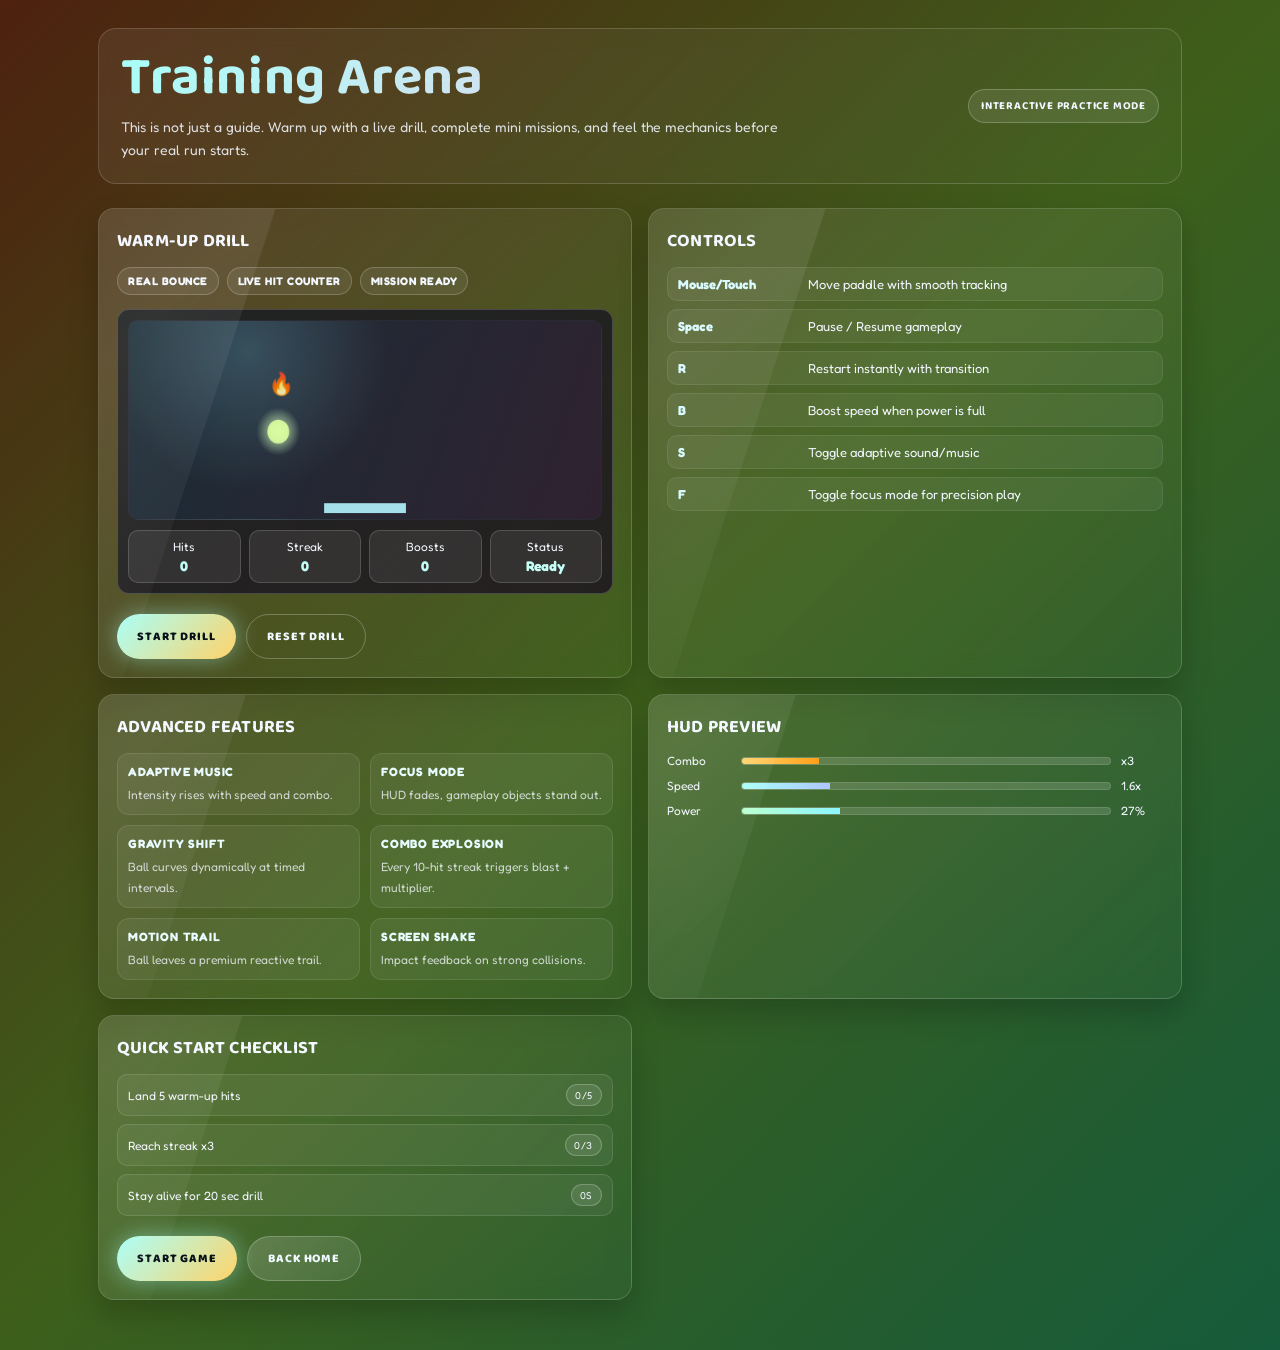
<file: app-5/how-to-play.html>
<!DOCTYPE html>
<html lang="en">
<head>
    <meta charset="UTF-8">
    <meta name="viewport" content="width=device-width, initial-scale=1.0">
    <title>Emoji Pong - How To Play</title>
    <style>
        @import url('https://fonts.googleapis.com/css2?family=Fredoka:wght@400;500;600;700&family=Baloo+2:wght@500;600;700;800&family=Bungee&display=swap');

        * {
            margin: 0;
            padding: 0;
            box-sizing: border-box;
        }

        :root {
            --text: #f3f7ff;
            --hue-a: 198;
            --hue-b: 268;
            --hue-c: 328;
            --glass: rgba(255, 255, 255, 0.09);
            --glass-strong: rgba(255, 255, 255, 0.14);
            --line: rgba(255, 255, 255, 0.16);
        }

        html, body {
            width: 100%;
            min-height: 100%;
            font-family: 'Fredoka', sans-serif;
            color: var(--text);
            background: linear-gradient(
                135deg,
                hsl(var(--hue-a) 68% 18%) 0%,
                hsl(var(--hue-b) 56% 24%) 50%,
                hsl(var(--hue-c) 62% 22%) 100%
            );
            overflow-x: hidden;
            transition: background 420ms linear;
        }

        .bg-container {
            position: fixed;
            inset: 0;
            z-index: -2;
            overflow: hidden;
        }

        .bg-glow-1,
        .bg-glow-2,
        .bg-glow-3 {
            position: absolute;
            border-radius: 50%;
            filter: blur(2px);
        }

        .bg-glow-1 {
            width: 420px;
            height: 420px;
            background: radial-gradient(circle, hsl(var(--hue-a) 100% 78% / 0.24) 0%, transparent 72%);
            top: -120px;
            left: 4%;
            animation: float 15s ease-in-out infinite;
        }

        .bg-glow-2 {
            width: 330px;
            height: 330px;
            background: radial-gradient(circle, hsl(var(--hue-b) 92% 76% / 0.2) 0%, transparent 72%);
            bottom: -80px;
            right: 6%;
            animation: float 13s ease-in-out infinite 1.5s;
        }

        .bg-glow-3 {
            width: 360px;
            height: 360px;
            background: radial-gradient(circle, hsl(var(--hue-c) 94% 78% / 0.18) 0%, transparent 70%);
            bottom: 18%;
            left: 25%;
            animation: float 18s ease-in-out infinite 0.8s;
        }

        .bg-container::after {
            content: "";
            position: absolute;
            inset: 0;
            background:
                radial-gradient(circle at 18% 25%, hsl(var(--hue-b) 100% 84% / 0.14), transparent 35%),
                radial-gradient(circle at 80% 30%, hsl(var(--hue-a) 100% 86% / 0.12), transparent 32%),
                radial-gradient(circle at 60% 85%, hsl(var(--hue-c) 100% 86% / 0.1), transparent 38%);
            animation: liveAura 9s ease-in-out infinite alternate;
            pointer-events: none;
        }

        #emoji-bg {
            position: fixed;
            inset: 0;
            z-index: -1;
            pointer-events: none;
            overflow: hidden;
        }

        .emoji {
            position: absolute;
            opacity: 0.55;
            animation: emojiFloat linear infinite;
            filter: drop-shadow(0 0 10px rgba(255, 255, 255, 0.25));
        }

        #bubble-bg {
            position: fixed;
            inset: 0;
            z-index: -1;
            pointer-events: none;
            overflow: hidden;
        }

        #mini-emoji-sprinkles {
            position: fixed;
            inset: 0;
            z-index: 1;
            pointer-events: none;
            overflow: hidden;
        }

        .bubble {
            position: absolute;
            border-radius: 50%;
            border: 1px solid rgba(255, 255, 255, 0.35);
            background: radial-gradient(circle at 30% 28%, rgba(255, 255, 255, 0.35), rgba(173, 236, 255, 0.12) 60%, rgba(255, 255, 255, 0.04));
            box-shadow: inset -4px -5px 10px rgba(255, 255, 255, 0.15), 0 0 20px rgba(173, 236, 255, 0.2);
            animation: bubbleRise linear forwards;
            opacity: 0;
        }

        .mini-emoji {
            position: absolute;
            opacity: 0;
            animation: sprinkleDrift linear forwards;
            filter: drop-shadow(0 0 8px rgba(255, 255, 255, 0.35));
        }

        .scanlines {
            position: fixed;
            inset: 0;
            z-index: 2;
            pointer-events: none;
            background: repeating-linear-gradient(
                to bottom,
                rgba(255, 255, 255, 0.03),
                rgba(255, 255, 255, 0.03) 1px,
                transparent 1px,
                transparent 4px
            );
            mix-blend-mode: soft-light;
            opacity: 0.25;
        }

        .page {
            max-width: 1120px;
            margin: 0 auto;
            padding: 28px 18px 50px;
        }

        .hero {
            display: grid;
            grid-template-columns: 1fr auto;
            gap: 20px;
            align-items: center;
            margin-bottom: 24px;
            background: linear-gradient(135deg, rgba(255, 255, 255, 0.07), rgba(255, 255, 255, 0.02));
            border: 1px solid var(--line);
            border-radius: 18px;
            padding: 22px;
            backdrop-filter: blur(10px);
        }

        h1 {
            font-family: 'Baloo 2', cursive;
            font-size: clamp(36px, 5vw, 54px);
            line-height: 1;
            margin-bottom: 10px;
            background: linear-gradient(135deg, #a8fff8 0%, #ffc2e7 100%);
            -webkit-background-clip: text;
            -webkit-text-fill-color: transparent;
            background-clip: text;
            letter-spacing: 0.6px;
            animation: headingBounce 3.2s ease-in-out infinite;
        }

        .hero p {
            font-size: 14px;
            line-height: 1.65;
            color: rgba(243, 247, 255, 0.88);
            max-width: 680px;
        }

        .pill {
            display: inline-flex;
            align-items: center;
            gap: 6px;
            padding: 7px 12px;
            border-radius: 999px;
            border: 1px solid rgba(255, 255, 255, 0.22);
            background: rgba(255, 255, 255, 0.09);
            font-size: 11px;
            font-family: 'Baloo 2', cursive;
            font-weight: 700;
            letter-spacing: 0.8px;
            text-transform: uppercase;
        }

        .grid {
            display: grid;
            grid-template-columns: repeat(2, minmax(0, 1fr));
            gap: 16px;
        }

        .card {
            background: linear-gradient(140deg, var(--glass), rgba(255, 255, 255, 0.02));
            border: 1px solid var(--line);
            border-radius: 16px;
            padding: 18px;
            backdrop-filter: blur(10px);
            box-shadow: 0 14px 30px rgba(0, 0, 0, 0.2);
            position: relative;
            overflow: hidden;
        }

        .card::after {
            content: "";
            position: absolute;
            inset: -30% auto auto -40%;
            width: 56%;
            height: 170%;
            transform: rotate(18deg);
            background: linear-gradient(120deg, transparent 0%, rgba(255, 255, 255, 0.08) 45%, transparent 100%);
            animation: sweep 6.5s linear infinite;
            pointer-events: none;
        }

        .card h2 {
            font-family: 'Baloo 2', cursive;
            font-size: 18px;
            margin-bottom: 12px;
            letter-spacing: 0.2px;
            text-transform: uppercase;
            animation: titlePulse 2.6s ease-in-out infinite;
        }

        .intro-strip {
            display: flex;
            gap: 8px;
            flex-wrap: wrap;
            margin-bottom: 14px;
        }

        .chip {
            padding: 6px 10px;
            border-radius: 999px;
            border: 1px solid rgba(255, 255, 255, 0.2);
            background: rgba(255, 255, 255, 0.08);
            font-size: 11px;
            font-weight: 700;
            letter-spacing: 0.5px;
            text-transform: uppercase;
        }

        .arena {
            border-radius: 12px;
            border: 1px solid rgba(255, 255, 255, 0.18);
            background: linear-gradient(145deg, rgba(10, 20, 34, 0.7), rgba(24, 9, 33, 0.72));
            padding: 10px;
            margin-bottom: 12px;
        }

        #trainerCanvas {
            width: 100%;
            height: 200px;
            display: block;
            border-radius: 10px;
            background: radial-gradient(circle at 25% 15%, rgba(152, 247, 255, 0.2), transparent 36%), rgba(11, 12, 22, 0.88);
            border: 1px solid rgba(255, 255, 255, 0.12);
        }

        .arena-hud {
            margin-top: 10px;
            display: grid;
            grid-template-columns: repeat(4, 1fr);
            gap: 8px;
            font-size: 12px;
        }

        .arena-pill {
            border: 1px solid rgba(255, 255, 255, 0.16);
            border-radius: 10px;
            background: rgba(255, 255, 255, 0.08);
            padding: 8px;
            text-align: center;
        }

        .arena-pill strong {
            display: block;
            font-size: 14px;
            color: #c3fff7;
            margin-top: 3px;
        }

        .mission-list {
            display: grid;
            gap: 8px;
        }

        .mission {
            display: flex;
            justify-content: space-between;
            align-items: center;
            gap: 10px;
            padding: 9px 10px;
            border-radius: 10px;
            border: 1px solid rgba(255, 255, 255, 0.12);
            background: rgba(255, 255, 255, 0.06);
            font-size: 12px;
        }

        .mission-state {
            font-size: 10px;
            letter-spacing: 0.7px;
            text-transform: uppercase;
            padding: 4px 8px;
            border-radius: 999px;
            border: 1px solid rgba(255, 255, 255, 0.22);
            background: rgba(255, 255, 255, 0.1);
        }

        .mission.done {
            border-color: rgba(137, 255, 170, 0.5);
            background: linear-gradient(130deg, rgba(95, 255, 167, 0.16), rgba(255, 255, 255, 0.08));
        }

        .mission.done .mission-state {
            border-color: rgba(137, 255, 170, 0.9);
            color: #0f2f1f;
            background: #89ffaa;
        }

        .control-list {
            display: grid;
            gap: 8px;
        }

        .row {
            display: grid;
            grid-template-columns: 120px 1fr;
            gap: 10px;
            padding: 8px 10px;
            border-radius: 10px;
            background: rgba(255, 255, 255, 0.06);
            border: 1px solid rgba(255, 255, 255, 0.08);
            font-size: 13px;
        }

        .kbd {
            font-weight: 700;
            color: #d8faff;
        }

        .feature-grid {
            display: grid;
            grid-template-columns: repeat(2, minmax(0, 1fr));
            gap: 10px;
        }

        .feature {
            padding: 10px;
            border-radius: 12px;
            background: rgba(255, 255, 255, 0.06);
            border: 1px solid rgba(255, 255, 255, 0.1);
        }

        .feature strong {
            display: block;
            font-size: 12px;
            text-transform: uppercase;
            letter-spacing: 0.8px;
            margin-bottom: 4px;
            color: #e8fbff;
        }

        .feature span {
            font-size: 12px;
            color: rgba(243, 247, 255, 0.78);
            line-height: 1.5;
        }

        .meter-wrap {
            display: grid;
            gap: 10px;
        }

        .meter {
            display: grid;
            grid-template-columns: 64px 1fr 42px;
            align-items: center;
            gap: 10px;
            font-size: 12px;
        }

        .track {
            height: 8px;
            border-radius: 999px;
            background: rgba(255, 255, 255, 0.15);
            overflow: hidden;
            border: 1px solid rgba(255, 255, 255, 0.12);
        }

        .fill {
            height: 100%;
            width: 0;
            transition: width 200ms ease;
        }

        .fill.combo { background: linear-gradient(90deg, #ffd36a, #ff9f1a); }
        .fill.speed { background: linear-gradient(90deg, #a8fff8, #afc6ff); }
        .fill.power { background: linear-gradient(90deg, #b8ffcf, #8ef5ff); }

        .check-list {
            display: grid;
            gap: 8px;
            font-size: 13px;
        }

        .check-item {
            display: flex;
            align-items: center;
            gap: 8px;
            padding: 8px 10px;
            border-radius: 10px;
            border: 1px solid rgba(255, 255, 255, 0.1);
            background: rgba(255, 255, 255, 0.05);
        }

        .actions {
            display: flex;
            gap: 10px;
            flex-wrap: wrap;
            margin-top: 20px;
        }

        .btn {
            border: 0;
            border-radius: 999px;
            padding: 12px 20px;
            font-size: 12px;
            font-family: 'Baloo 2', cursive;
            font-weight: 800;
            letter-spacing: 0.9px;
            text-transform: uppercase;
            cursor: pointer;
            transition: transform 0.2s ease, box-shadow 0.2s ease;
        }

        .btn-primary {
            color: #061019;
            background: linear-gradient(135deg, #a8fff8 0%, #ffd36a 100%);
            box-shadow: 0 0 22px rgba(168, 255, 248, 0.45);
        }

        .btn-secondary {
            color: #eff9ff;
            background: linear-gradient(135deg, rgba(255, 255, 255, 0.16), rgba(255, 255, 255, 0.08));
            border: 1px solid rgba(255, 255, 255, 0.22);
        }

        .btn:hover {
            transform: translateY(-1px);
        }

        .btn-ghost {
            color: #eff9ff;
            background: transparent;
            border: 1px solid rgba(255, 255, 255, 0.25);
        }

        @keyframes float {
            0%, 100% { transform: translate(0, 0); }
            33% { transform: translate(26px, -20px); }
            66% { transform: translate(-18px, 16px); }
        }

        @keyframes liveAura {
            0% { transform: translate3d(-2%, 0, 0) scale(1); }
            100% { transform: translate3d(2%, -1%, 0) scale(1.06); }
        }

        @keyframes emojiFloat {
            0% { transform: translateY(100vh) scale(0.8); opacity: 0; }
            50% { opacity: 0.7; }
            100% { transform: translateY(-10vh) scale(1.2); opacity: 0; }
        }

        @keyframes bubbleRise {
            0% { transform: translateY(110vh) scale(0.7); opacity: 0; }
            12% { opacity: 0.55; }
            100% { transform: translateY(-12vh) scale(1.15); opacity: 0; }
        }

        @keyframes sprinkleDrift {
            0% { transform: translate3d(-8vw, 100vh, 0) rotate(0deg) scale(0.9); opacity: 0; }
            10% { opacity: 0.9; }
            100% { transform: translate3d(12vw, -14vh, 0) rotate(220deg) scale(1.2); opacity: 0; }
        }

        @keyframes sweep {
            0% { transform: translateX(0) rotate(18deg); opacity: 0; }
            10% { opacity: 1; }
            45% { opacity: 0; }
            100% { transform: translateX(340%) rotate(18deg); opacity: 0; }
        }

        @keyframes headingBounce {
            0%, 100% { transform: translateY(0) scale(1); }
            45% { transform: translateY(-2px) scale(1.01); }
            60% { transform: translateY(1px) scale(0.995); }
        }

        @keyframes titlePulse {
            0%, 100% { letter-spacing: 0.2px; }
            50% { letter-spacing: 0.7px; }
        }

        @media (max-width: 820px) {
            .hero {
                grid-template-columns: 1fr;
            }

            .grid {
                grid-template-columns: 1fr;
            }

            .feature-grid {
                grid-template-columns: 1fr;
            }

            .row {
                grid-template-columns: 92px 1fr;
            }
        }
    </style>
</head>
<body>
    <div class="bg-container">
        <div class="bg-glow-1"></div>
        <div class="bg-glow-2"></div>
        <div class="bg-glow-3"></div>
    </div>
    <div id="emoji-bg"></div>
    <div id="bubble-bg"></div>
    <div id="mini-emoji-sprinkles"></div>
    <div class="scanlines"></div>

    <main class="page">
        <section class="hero">
            <div>
                <h1>Training Arena</h1>
                <p>This is not just a guide. Warm up with a live drill, complete mini missions, and feel the mechanics before your real run starts.</p>
            </div>
            <div class="pill">Interactive Practice Mode</div>
        </section>

        <section class="grid">
            <article class="card">
                <h2>Warm-Up Drill</h2>
                <div class="intro-strip">
                    <span class="chip">Real Bounce</span>
                    <span class="chip">Live Hit Counter</span>
                    <span class="chip">Mission Ready</span>
                </div>
                <div class="arena">
                    <canvas id="trainerCanvas" width="520" height="200"></canvas>
                    <div class="arena-hud">
                        <div class="arena-pill">Hits<strong id="trainerHits">0</strong></div>
                        <div class="arena-pill">Streak<strong id="trainerStreak">0</strong></div>
                        <div class="arena-pill">Boosts<strong id="trainerBoost">0</strong></div>
                        <div class="arena-pill">Status<strong id="trainerStatus">Ready</strong></div>
                    </div>
                </div>
                <div class="actions">
                    <button class="btn btn-primary" id="startDrillBtn">Start Drill</button>
                    <button class="btn btn-ghost" id="resetDrillBtn">Reset Drill</button>
                </div>
            </article>

            <article class="card">
                <h2>Controls</h2>
                <div class="control-list">
                    <div class="row"><span class="kbd">Mouse/Touch</span><span>Move paddle with smooth tracking</span></div>
                    <div class="row"><span class="kbd">Space</span><span>Pause / Resume gameplay</span></div>
                    <div class="row"><span class="kbd">R</span><span>Restart instantly with transition</span></div>
                    <div class="row"><span class="kbd">B</span><span>Boost speed when power is full</span></div>
                    <div class="row"><span class="kbd">S</span><span>Toggle adaptive sound/music</span></div>
                    <div class="row"><span class="kbd">F</span><span>Toggle focus mode for precision play</span></div>
                </div>
            </article>

            <article class="card">
                <h2>Advanced Features</h2>
                <div class="feature-grid">
                    <div class="feature"><strong>Adaptive Music</strong><span>Intensity rises with speed and combo.</span></div>
                    <div class="feature"><strong>Focus Mode</strong><span>HUD fades, gameplay objects stand out.</span></div>
                    <div class="feature"><strong>Gravity Shift</strong><span>Ball curves dynamically at timed intervals.</span></div>
                    <div class="feature"><strong>Combo Explosion</strong><span>Every 10-hit streak triggers blast + multiplier.</span></div>
                    <div class="feature"><strong>Motion Trail</strong><span>Ball leaves a premium reactive trail.</span></div>
                    <div class="feature"><strong>Screen Shake</strong><span>Impact feedback on strong collisions.</span></div>
                </div>
            </article>

            <article class="card">
                <h2>HUD Preview</h2>
                <div class="meter-wrap">
                    <div class="meter">
                        <span>Combo</span>
                        <div class="track"><div class="fill combo" id="comboDemo"></div></div>
                        <span id="comboVal">x1</span>
                    </div>
                    <div class="meter">
                        <span>Speed</span>
                        <div class="track"><div class="fill speed" id="speedDemo"></div></div>
                        <span id="speedVal">1.0x</span>
                    </div>
                    <div class="meter">
                        <span>Power</span>
                        <div class="track"><div class="fill power" id="powerDemo"></div></div>
                        <span id="powerVal">0%</span>
                    </div>
                </div>
            </article>

            <article class="card">
                <h2>Quick Start Checklist</h2>
                <div class="mission-list">
                    <div class="mission" id="missionHit5"><span>Land 5 warm-up hits</span><span class="mission-state">Pending</span></div>
                    <div class="mission" id="missionStreak3"><span>Reach streak x3</span><span class="mission-state">Pending</span></div>
                    <div class="mission" id="missionNoMiss"><span>Stay alive for 20 sec drill</span><span class="mission-state">Pending</span></div>
                </div>
                <div class="actions">
                    <button class="btn btn-primary" onclick="window.location.href='game.html'">Start Game</button>
                    <button class="btn btn-secondary" onclick="window.location.href='index.html'">Back Home</button>
                </div>
            </article>
        </section>
    </main>

    <script>
        const COLOR_SYNC_KEY = 'emojiPongColorSync';

        function getColorSyncState() {
            try {
                const existing = JSON.parse(localStorage.getItem(COLOR_SYNC_KEY) || 'null');
                if (existing && Number.isFinite(existing.baseEpoch) && Number.isFinite(existing.phaseOffset)) {
                    return existing;
                }
            } catch (error) {
            }

            const fresh = {
                baseEpoch: Date.now(),
                phaseOffset: 0
            };
            localStorage.setItem(COLOR_SYNC_KEY, JSON.stringify(fresh));
            return fresh;
        }

        const colorSync = getColorSyncState();

        function getSyncedColorMs() {
            return (Date.now() - colorSync.baseEpoch) + colorSync.phaseOffset * 1000;
        }

        function animateGuideColors() {
            const t = getSyncedColorMs() * 0.001;
            const hueA = (200 + t * 18) % 360;
            const hueB = (hueA + 74 + Math.sin(t * 0.33) * 18) % 360;
            const hueC = (hueA + 154 + Math.cos(t * 0.27) * 22) % 360;

            const root = document.documentElement.style;
            root.setProperty('--hue-a', hueA.toFixed(2));
            root.setProperty('--hue-b', hueB.toFixed(2));
            root.setProperty('--hue-c', hueC.toFixed(2));

            requestAnimationFrame(animateGuideColors);
        }

        requestAnimationFrame(animateGuideColors);

        const emojis = ['🔥', '💎', '⚡', '🎯', '🌀', '💥', '🌈', '🧊'];

        function createEmoji() {
            const emoji = document.createElement('div');
            emoji.classList.add('emoji');
            emoji.innerText = emojis[Math.floor(Math.random() * emojis.length)];
            emoji.style.left = Math.random() * 100 + 'vw';
            emoji.style.fontSize = 12 + Math.random() * 22 + 'px';
            emoji.style.animationDuration = 5 + Math.random() * 7 + 's';
            document.getElementById('emoji-bg').appendChild(emoji);
            setTimeout(() => emoji.remove(), 12000);
        }

        setInterval(createEmoji, 360);

        // Live demo meters for the guide page.
        function animateDemoMeters(time) {
            const t = time * 0.001;
            const combo = 1 + Math.floor(((Math.sin(t * 1.4) + 1) * 0.5) * 12);
            const speed = 1 + ((Math.sin(t * 1.1 + 0.7) + 1) * 0.5) * 2.4;
            const power = ((Math.sin(t * 0.9 + 1.2) + 1) * 0.5) * 100;

            document.getElementById('comboDemo').style.width = Math.min(100, combo * 7) + '%';
            document.getElementById('speedDemo').style.width = Math.min(100, (speed - 1) * 40) + '%';
            document.getElementById('powerDemo').style.width = power.toFixed(1) + '%';

            document.getElementById('comboVal').textContent = `x${combo}`;
            document.getElementById('speedVal').textContent = `${speed.toFixed(1)}x`;
            document.getElementById('powerVal').textContent = `${Math.round(power)}%`;

            requestAnimationFrame(animateDemoMeters);
        }

        requestAnimationFrame(animateDemoMeters);

        // Interactive training drill on the guide page.
        const trainerCanvas = document.getElementById('trainerCanvas');
        const tctx = trainerCanvas.getContext('2d');
        const trainer = {
            running: false,
            hits: 0,
            streak: 0,
            boosts: 0,
            aliveMs: 0,
            paddleX: trainerCanvas.width / 2 - 45,
            paddleW: 90,
            paddleH: 10,
            ballX: trainerCanvas.width / 2,
            ballY: trainerCanvas.height / 2,
            ballDX: 3.1,
            ballDY: -2.8,
            radius: 10,
            orb: { x: 120, y: 72, r: 11, active: true },
            popups: [],
            lastFrame: performance.now()
        };

        let guideAudioContext = null;

        function playGuideBeep(freq) {
            try {
                if (!guideAudioContext) {
                    guideAudioContext = new (window.AudioContext || window.webkitAudioContext)();
                }
                const osc = guideAudioContext.createOscillator();
                const gain = guideAudioContext.createGain();
                osc.type = 'triangle';
                osc.frequency.value = freq;
                gain.gain.value = 0.06;
                osc.connect(gain);
                gain.connect(guideAudioContext.destination);
                osc.start();
                gain.gain.exponentialRampToValueAtTime(0.001, guideAudioContext.currentTime + 0.11);
                osc.stop(guideAudioContext.currentTime + 0.12);
            } catch (error) {
                // Audio is optional on the guide page.
            }
        }

        function resetTrainerBall() {
            trainer.ballX = trainerCanvas.width * (0.2 + Math.random() * 0.6);
            trainer.ballY = trainerCanvas.height * (0.3 + Math.random() * 0.25);
            trainer.ballDX = (Math.random() > 0.5 ? 1 : -1) * (2.6 + Math.random() * 1.6);
            trainer.ballDY = -(2.4 + Math.random() * 1.4);
            trainer.orb = {
                x: 30 + Math.random() * (trainerCanvas.width - 60),
                y: 30 + Math.random() * (trainerCanvas.height - 95),
                r: 10 + Math.random() * 4,
                active: true
            };
        }

        function refreshTrainerHud(status) {
            document.getElementById('trainerHits').textContent = trainer.hits;
            document.getElementById('trainerStreak').textContent = trainer.streak;
            document.getElementById('trainerBoost').textContent = trainer.boosts;
            document.getElementById('trainerStatus').textContent = status;

            const missionHit5 = document.getElementById('missionHit5');
            const missionStreak3 = document.getElementById('missionStreak3');
            const missionNoMiss = document.getElementById('missionNoMiss');

            missionHit5.classList.toggle('done', trainer.hits >= 5);
            missionStreak3.classList.toggle('done', trainer.streak >= 3);
            missionNoMiss.classList.toggle('done', trainer.aliveMs >= 20000);

            missionHit5.querySelector('.mission-state').textContent = trainer.hits >= 5 ? 'Done' : `${trainer.hits}/5`;
            missionStreak3.querySelector('.mission-state').textContent = trainer.streak >= 3 ? 'Done' : `${trainer.streak}/3`;
            missionNoMiss.querySelector('.mission-state').textContent = trainer.aliveMs >= 20000 ? 'Done' : `${Math.floor(trainer.aliveMs / 1000)}s`;
        }

        function drawTrainer() {
            tctx.clearRect(0, 0, trainerCanvas.width, trainerCanvas.height);

            const bg = tctx.createLinearGradient(0, 0, trainerCanvas.width, trainerCanvas.height);
            bg.addColorStop(0, 'rgba(124, 232, 255, 0.14)');
            bg.addColorStop(1, 'rgba(255, 166, 218, 0.14)');
            tctx.fillStyle = bg;
            tctx.fillRect(0, 0, trainerCanvas.width, trainerCanvas.height);

            tctx.fillStyle = 'rgba(180, 244, 255, 0.9)';
            tctx.fillRect(trainer.paddleX, trainerCanvas.height - 16, trainer.paddleW, trainer.paddleH);

            if (trainer.orb.active) {
                const orbGlow = tctx.createRadialGradient(trainer.orb.x, trainer.orb.y, 0, trainer.orb.x, trainer.orb.y, trainer.orb.r * 2);
                orbGlow.addColorStop(0, 'rgba(214, 255, 189, 0.9)');
                orbGlow.addColorStop(1, 'rgba(214, 255, 189, 0)');
                tctx.fillStyle = orbGlow;
                tctx.beginPath();
                tctx.arc(trainer.orb.x, trainer.orb.y, trainer.orb.r * 2, 0, Math.PI * 2);
                tctx.fill();
                tctx.fillStyle = 'rgba(222, 255, 160, 0.9)';
                tctx.beginPath();
                tctx.arc(trainer.orb.x, trainer.orb.y, trainer.orb.r, 0, Math.PI * 2);
                tctx.fill();
            }

            tctx.font = '22px Arial';
            tctx.fillText('🔥', trainer.ballX - 9, trainer.ballY + 8);

            for (let i = trainer.popups.length - 1; i >= 0; i--) {
                const popup = trainer.popups[i];
                popup.life -= 1;
                popup.y -= 0.5;
                tctx.globalAlpha = Math.max(0, popup.life / 26);
                tctx.font = '700 14px Orbitron';
                tctx.fillStyle = popup.color;
                tctx.fillText(popup.text, popup.x, popup.y);
                tctx.globalAlpha = 1;
                if (popup.life <= 0) {
                    trainer.popups.splice(i, 1);
                }
            }
        }

        function trainerLoop(now) {
            const dt = Math.min(33, now - trainer.lastFrame);
            trainer.lastFrame = now;

            if (trainer.running) {
                trainer.aliveMs += dt;
                trainer.ballX += trainer.ballDX;
                trainer.ballY += trainer.ballDY;

                if (trainer.ballX < 0 || trainer.ballX > trainerCanvas.width - trainer.radius) {
                    trainer.ballDX *= -1;
                }
                if (trainer.ballY < 0) {
                    trainer.ballDY *= -1;
                }

                const paddleTop = trainerCanvas.height - 16;
                if (
                    trainer.ballY + trainer.radius >= paddleTop &&
                    trainer.ballX >= trainer.paddleX &&
                    trainer.ballX <= trainer.paddleX + trainer.paddleW
                ) {
                    trainer.ballDY *= -1;
                    trainer.ballY = paddleTop - trainer.radius;
                    trainer.hits += 1;
                    trainer.streak += 1;
                    trainer.popups.push({ text: '+HIT', x: trainer.ballX - 8, y: trainer.ballY - 8, life: 26, color: '#a8fff8' });
                    playGuideBeep(780 + trainer.streak * 14);
                    refreshTrainerHud('Hot');
                }

                if (trainer.orb.active) {
                    const dx = trainer.ballX - trainer.orb.x;
                    const dy = trainer.ballY - trainer.orb.y;
                    const distSq = dx * dx + dy * dy;
                    const hitRange = trainer.radius + trainer.orb.r;
                    if (distSq <= hitRange * hitRange) {
                        trainer.orb.active = false;
                        trainer.boosts += 1;
                        trainer.popups.push({ text: '+BOOST', x: trainer.ballX - 18, y: trainer.ballY - 10, life: 30, color: '#d9ff9c' });
                        playGuideBeep(990);
                        setTimeout(() => {
                            trainer.orb = {
                                x: 30 + Math.random() * (trainerCanvas.width - 60),
                                y: 30 + Math.random() * (trainerCanvas.height - 95),
                                r: 10 + Math.random() * 4,
                                active: true
                            };
                        }, 900);
                    }
                }

                if (trainer.ballY > trainerCanvas.height + 16) {
                    trainer.streak = 0;
                    resetTrainerBall();
                    trainer.popups.push({ text: 'MISS', x: trainer.ballX - 10, y: trainerCanvas.height - 22, life: 28, color: '#ffc2e7' });
                    playGuideBeep(420);
                    refreshTrainerHud('Recover');
                }
            }

            drawTrainer();
            requestAnimationFrame(trainerLoop);
        }

        trainerCanvas.addEventListener('mousemove', (event) => {
            const rect = trainerCanvas.getBoundingClientRect();
            const x = event.clientX - rect.left;
            trainer.paddleX = Math.max(0, Math.min(trainerCanvas.width - trainer.paddleW, x - trainer.paddleW / 2));
        });

        trainerCanvas.addEventListener('touchmove', (event) => {
            const touch = event.touches[0];
            if (!touch) {
                return;
            }
            const rect = trainerCanvas.getBoundingClientRect();
            const x = touch.clientX - rect.left;
            trainer.paddleX = Math.max(0, Math.min(trainerCanvas.width - trainer.paddleW, x - trainer.paddleW / 2));
        });

        document.getElementById('startDrillBtn').addEventListener('click', () => {
            trainer.running = true;
            trainer.lastFrame = performance.now();
            playGuideBeep(720);
            refreshTrainerHud('Live');
        });

        document.getElementById('resetDrillBtn').addEventListener('click', () => {
            trainer.running = false;
            trainer.hits = 0;
            trainer.streak = 0;
            trainer.boosts = 0;
            trainer.aliveMs = 0;
            trainer.popups = [];
            resetTrainerBall();
            playGuideBeep(520);
            refreshTrainerHud('Ready');
        });

        function createBubble() {
            const bubble = document.createElement('div');
            bubble.className = 'bubble';
            const size = 8 + Math.random() * 28;
            bubble.style.width = `${size}px`;
            bubble.style.height = `${size}px`;
            bubble.style.left = `${Math.random() * 100}vw`;
            bubble.style.animationDuration = `${7 + Math.random() * 8}s`;
            bubble.style.animationDelay = `${Math.random() * 0.6}s`;
            document.getElementById('bubble-bg').appendChild(bubble);
            setTimeout(() => bubble.remove(), 16000);
        }

        setInterval(createBubble, 260);

        function createMiniEmoji() {
            const sprite = document.createElement('div');
            sprite.className = 'mini-emoji';
            sprite.innerText = emojis[Math.floor(Math.random() * emojis.length)];
            sprite.style.left = `${Math.random() * 100}vw`;
            sprite.style.fontSize = `${9 + Math.random() * 12}px`;
            sprite.style.animationDuration = `${4 + Math.random() * 4}s`;
            document.getElementById('mini-emoji-sprinkles').appendChild(sprite);
            setTimeout(() => sprite.remove(), 9000);
        }

        setInterval(createMiniEmoji, 300);

        resetTrainerBall();
        refreshTrainerHud('Ready');
        requestAnimationFrame(trainerLoop);
    </script>
</body>
</html>
</file>
